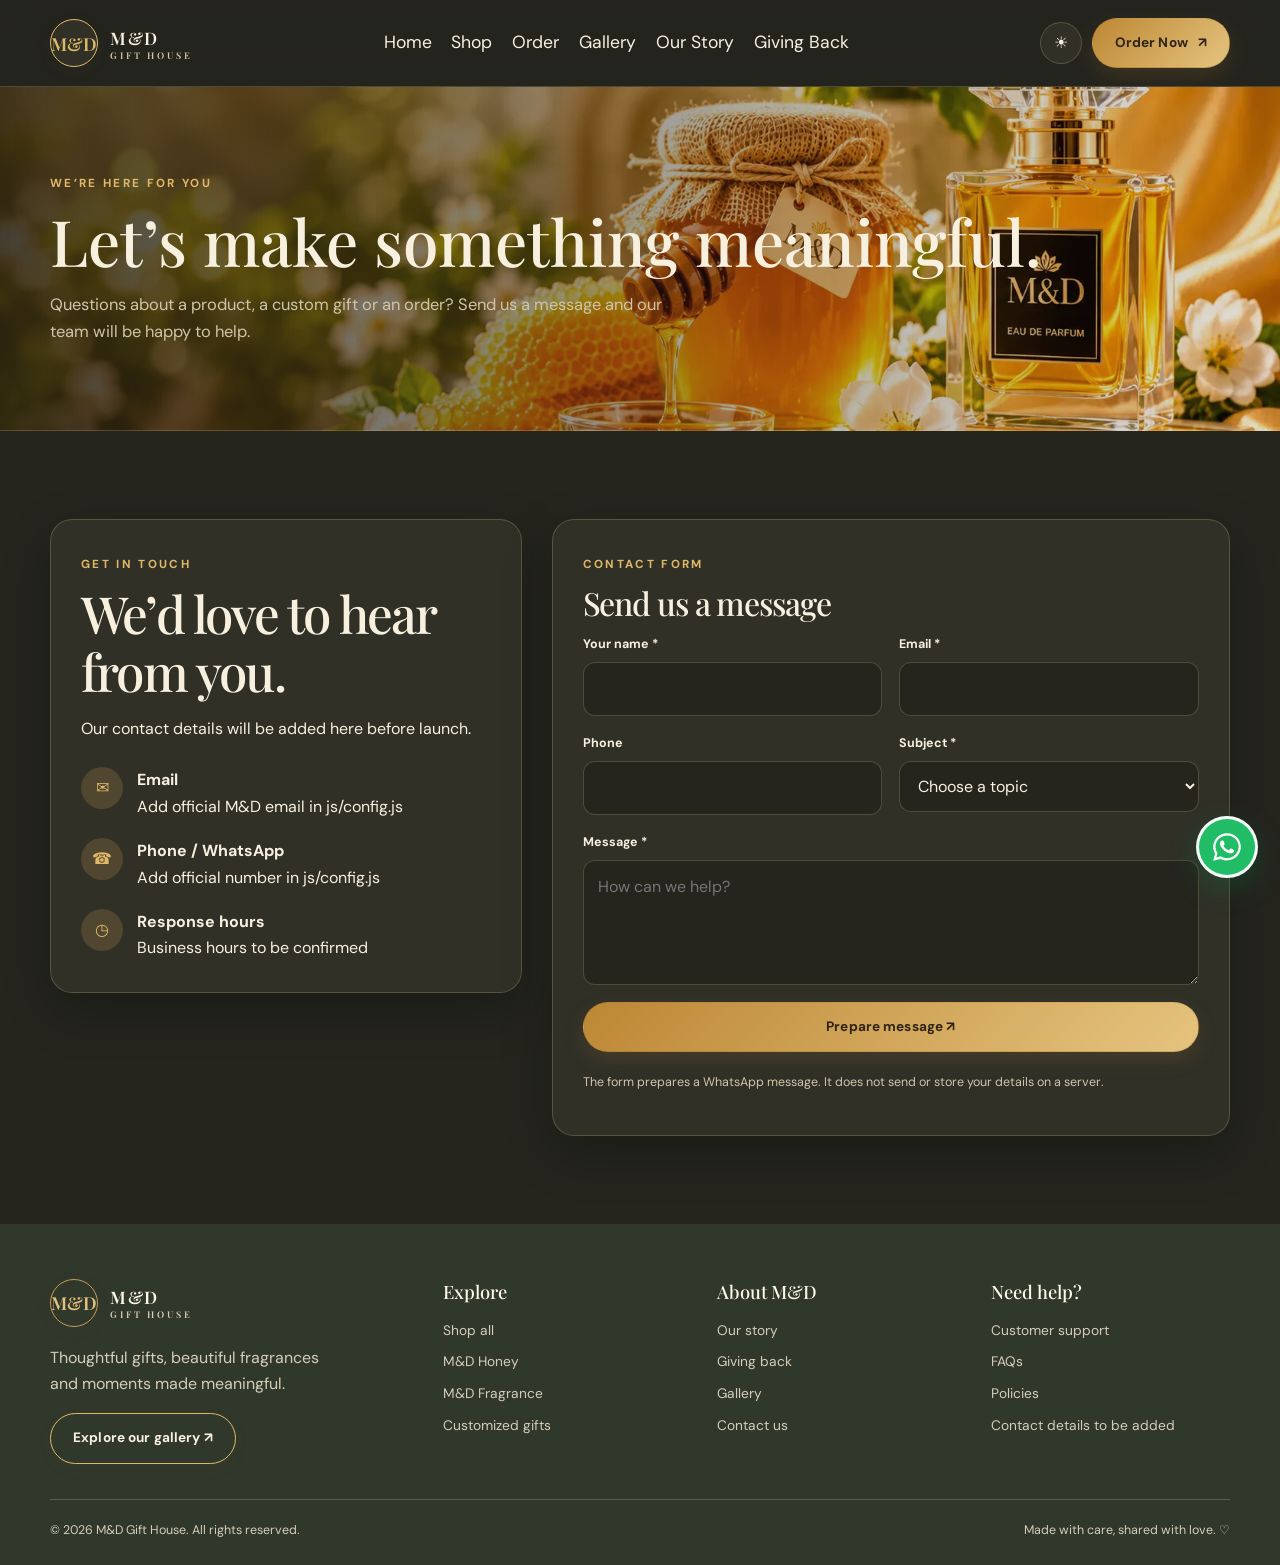
<file: contact.html>
<!doctype html>
<html lang="en" data-theme="light">
  <head>
    <meta charset="utf-8" />
    <meta name="viewport" content="width=device-width,initial-scale=1" />
    <meta name="theme-color" content="#f8f5ee" />
    <title>Contact Us | M&amp;D Gift House</title>
    <meta
      name="description"
      content="Discover thoughtful gifts, honey, fragrances and gift hampers from M&D Gift House."
    />
    <link rel="stylesheet" href="css/style.css" />
  </head>
  <body>
    <header class="site-header">
      <div class="container nav-wrap">
        <a class="brand" href="index.html"
          ><span class="brand-mark">M&amp;D</span
          ><span class="brand-name"
            >M&amp;D<span class="brand-sub">Gift House</span></span
          ></a
        >
        <nav class="nav-links" data-nav>
          <a
            href="index.html"
            onclick="sessionStorage.setItem('mdSkipWelcomeOnce', 'true')"
          >
            Home </a
          ><a href="shop.html">Shop</a><a href="order.html">Order</a
          ><a href="gallery.html">Gallery</a><a href="story.html">Our Story</a
          ><a href="giving-back.html">Giving Back</a>
        </nav>
        <div class="nav-actions">
          <button
            class="theme-toggle"
            data-theme-toggle
            aria-label="Toggle theme"
          >
            ☾</button
          ><a class="btn btn--gold" href="order.html"
            >Order Now <span>↗</span></a
          ><button
            class="menu-toggle"
            data-menu-toggle
            aria-label="Open menu"
            aria-expanded="false"
          >
            ☰
          </button>
        </div>
      </div>
    </header>
    <main>
      <section class="page-hero">
        <div class="container">
          <span class="eyebrow">We’re here for you</span>
          <h1>Let’s make something meaningful.</h1>
          <p class="lead">
            Questions about a product, a custom gift or an order? Send us a
            message and our team will be happy to help.
          </p>
        </div>
      </section>
      <section class="section">
        <div class="container form-layout">
          <aside class="info-card">
            <span class="eyebrow">Get in touch</span>
            <h2 class="heading">We’d love to hear from you.</h2>
            <p class="muted">
              Our contact details will be added here before launch.
            </p>
            <div class="contact-list">
              <div class="contact-line">
                <span class="contact-icon">✉</span>
                <div>
                  <strong>Email</strong>
                  <div class="muted">
                    Add official M&amp;D email in js/config.js
                  </div>
                </div>
              </div>
              <div class="contact-line">
                <span class="contact-icon">☎</span>
                <div>
                  <strong>Phone / WhatsApp</strong>
                  <div class="muted">Add official number in js/config.js</div>
                </div>
              </div>
              <div class="contact-line">
                <span class="contact-icon">◷</span>
                <div>
                  <strong>Response hours</strong>
                  <div class="muted">Business hours to be confirmed</div>
                </div>
              </div>
            </div>
          </aside>
          <form class="form-card" data-contact-form>
            <span class="eyebrow">Contact form</span>
            <h2 class="heading" style="font-size: 2rem">Send us a message</h2>
            <div class="form-grid">
              <div class="field">
                <label for="cname">Your name *</label
                ><input id="cname" name="name" required />
              </div>
              <div class="field">
                <label for="cemail">Email *</label
                ><input id="cemail" name="email" type="email" required />
              </div>
              <div class="field">
                <label for="cphone">Phone</label
                ><input id="cphone" name="phone" />
              </div>
              <div class="field">
                <label for="subject">Subject *</label
                ><select id="subject" name="subject" required>
                  <option value="">Choose a topic</option>
                  <option>Product enquiry</option>
                  <option>Existing order</option>
                  <option>Customized gift</option>
                  <option>Wholesale / partnership</option>
                  <option>Other</option>
                </select>
              </div>
              <div class="field full">
                <label for="message">Message *</label
                ><textarea
                  id="message"
                  name="message"
                  required
                  placeholder="How can we help?"
                ></textarea>
              </div>
              <div class="field full">
                <button class="btn btn--gold" type="submit">
                  Prepare message ↗
                </button>
                <p class="form-note">
                  The form prepares a WhatsApp message. It does not send or
                  store your details on a server.
                </p>
                <textarea
                  data-message-preview
                  hidden
                  readonly
                  aria-label="Prepared contact message"
                ></textarea>
              </div>
            </div>
          </form>
        </div>
      </section>
    </main>
    <footer class="site-footer">
      <div class="container">
        <div class="footer-grid">
          <div>
            <a class="brand" href="index.html"
              ><span class="brand-mark">M&amp;D</span
              ><span class="brand-name"
                >M&amp;D<span class="brand-sub">Gift House</span></span
              ></a
            >
            <p class="muted" style="max-width: 280px; margin-top: 18px">
              Thoughtful gifts, beautiful fragrances and moments made
              meaningful.
            </p>
            <a class="btn btn--outline" href="gallery.html"
              >Explore our gallery ↗</a
            >
          </div>
          <div>
            <h4>Explore</h4>
            <div class="footer-links">
              <a href="shop.html">Shop all</a
              ><a href="shop.html#honey">M&amp;D Honey</a
              ><a href="shop.html#fragrance">M&amp;D Fragrance</a
              ><a href="shop.html#gifts">Customized gifts</a>
            </div>
          </div>
          <div>
            <h4>About M&amp;D</h4>
            <div class="footer-links">
              <a href="story.html">Our story</a
              ><a href="giving-back.html">Giving back</a
              ><a href="gallery.html">Gallery</a
              ><a href="contact.html">Contact us</a>
            </div>
          </div>
          <div>
            <h4>Need help?</h4>
            <div class="footer-links">
              <a href="contact.html">Customer support</a
              ><a href="info.html#faq">FAQs</a
              ><a href="info.html#policies">Policies</a
              ><span>Contact details to be added</span>
            </div>
          </div>
        </div>
        <div class="footer-bottom">
          <span
            >© <span data-year></span> M&amp;D Gift House. All rights
            reserved.</span
          ><span>Made with care, shared with love. ♡</span>
        </div>
      </div>
    </footer>
    <a
      class="whatsapp-float"
      data-whatsapp
      href="#"
      aria-label="Chat with M&D on WhatsApp"
      title="Chat with M&D on WhatsApp"
      ><svg viewBox="0 0 32 32" aria-hidden="true">
        <path
          fill="currentColor"
          d="M16.04 3C8.87 3 3.04 8.75 3.04 15.83c0 2.27.61 4.49 1.77 6.43L3 29l6.94-1.8a13.2 13.2 0 0 0 6.1 1.5h.01c7.17 0 13-5.75 13-12.83 0-3.43-1.35-6.65-3.8-9.08A13.02 13.02 0 0 0 16.04 3Zm0 23.52h-.01a10.9 10.9 0 0 1-5.55-1.51l-.4-.24-4.12 1.07 1.1-3.98-.26-.41a10.6 10.6 0 0 1-1.66-5.62c0-5.9 4.89-10.7 10.9-10.7 2.9 0 5.64 1.11 7.7 3.14a10.5 10.5 0 0 1 3.2 7.56c0 5.9-4.89 10.69-10.9 10.69Zm5.98-8.02c-.33-.16-1.94-.94-2.24-1.05-.3-.11-.52-.16-.74.16-.22.32-.85 1.05-1.04 1.27-.19.21-.38.24-.71.08-.33-.16-1.39-.5-2.65-1.6-.98-.85-1.64-1.9-1.83-2.22-.19-.32-.02-.49.14-.65.15-.14.33-.37.49-.55.16-.19.22-.32.33-.53.11-.21.06-.4-.03-.56-.08-.16-.74-1.75-1.02-2.4-.27-.63-.54-.55-.74-.56h-.63c-.22 0-.57.08-.87.4-.3.32-1.14 1.1-1.14 2.69 0 1.58 1.17 3.11 1.33 3.32.16.21 2.3 3.45 5.58 4.83.78.33 1.39.53 1.86.68.78.24 1.49.21 2.05.13.63-.09 1.94-.78 2.22-1.53.27-.75.27-1.4.19-1.53-.08-.13-.3-.21-.63-.37Z"
        /></svg
    ></a>
    <script src="js/config.js"></script>
    <script src="js/main.js"></script>
  </body>
</html>
</file>
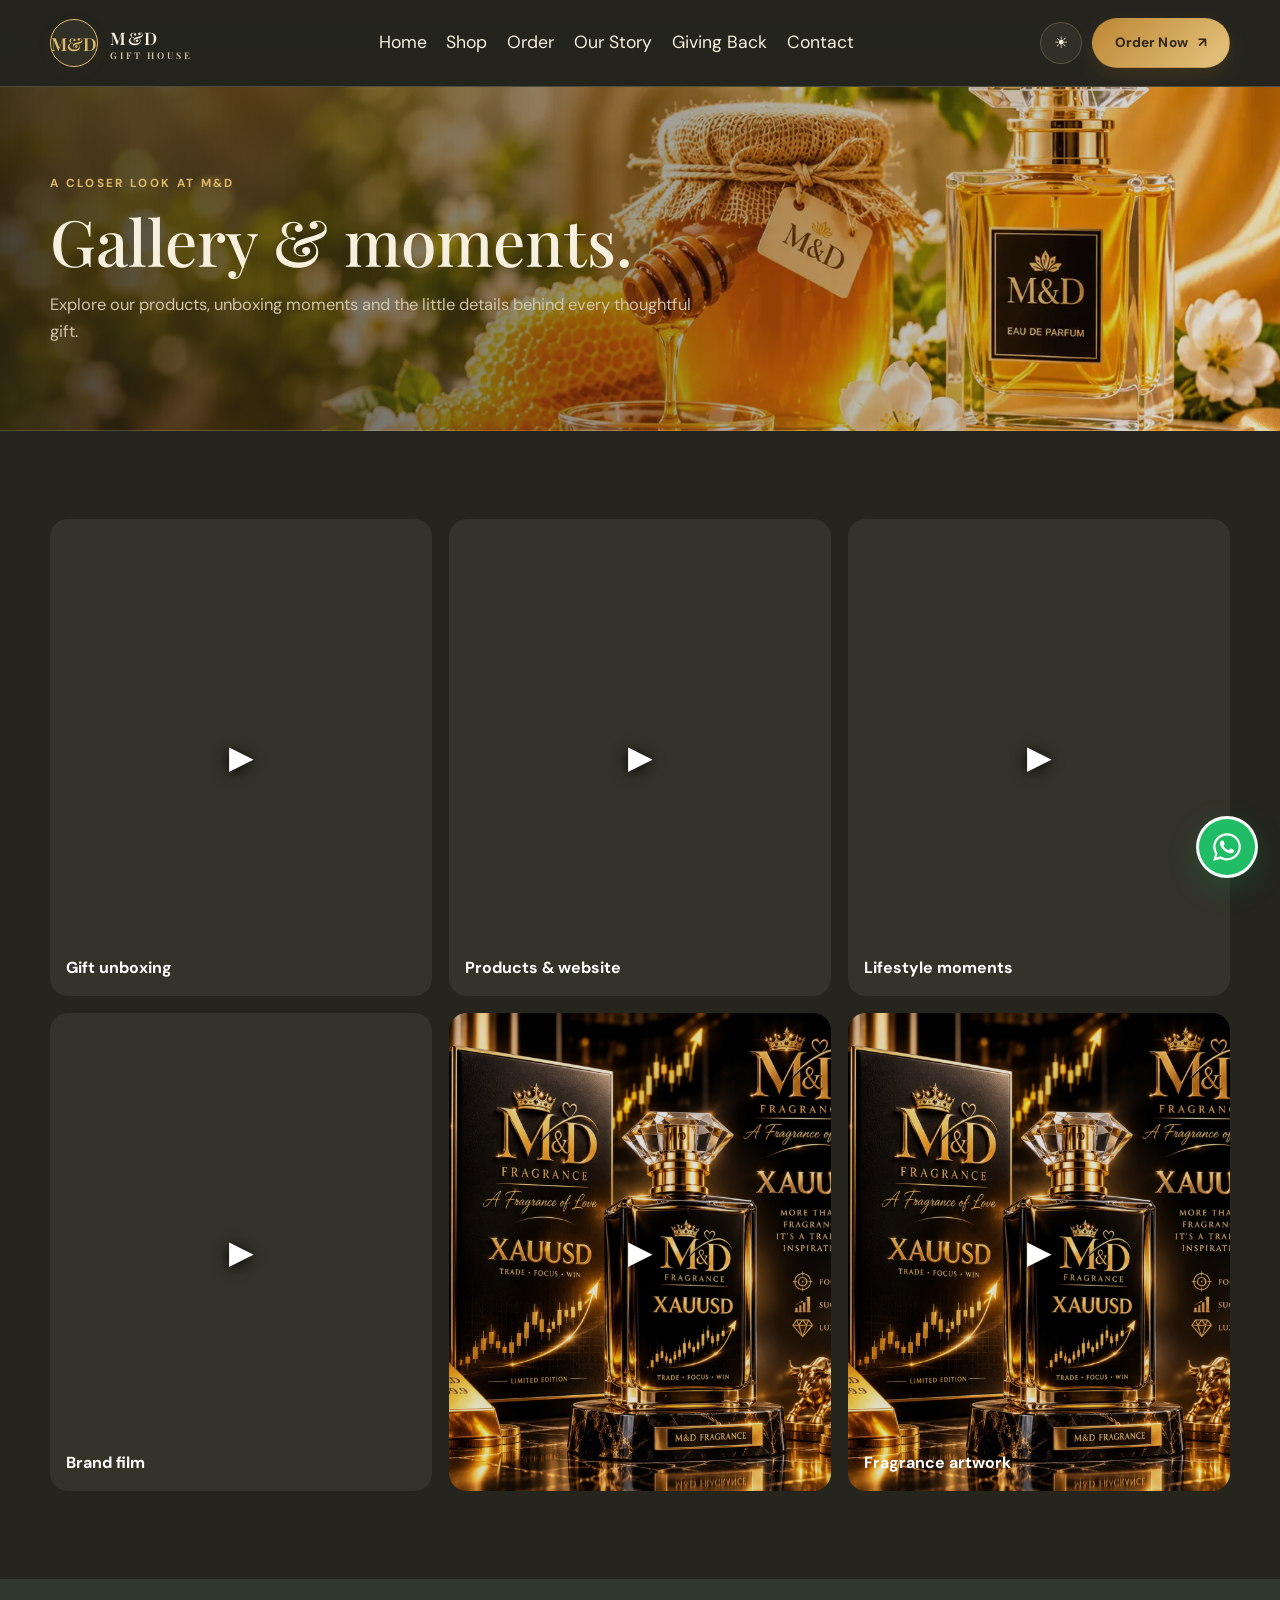
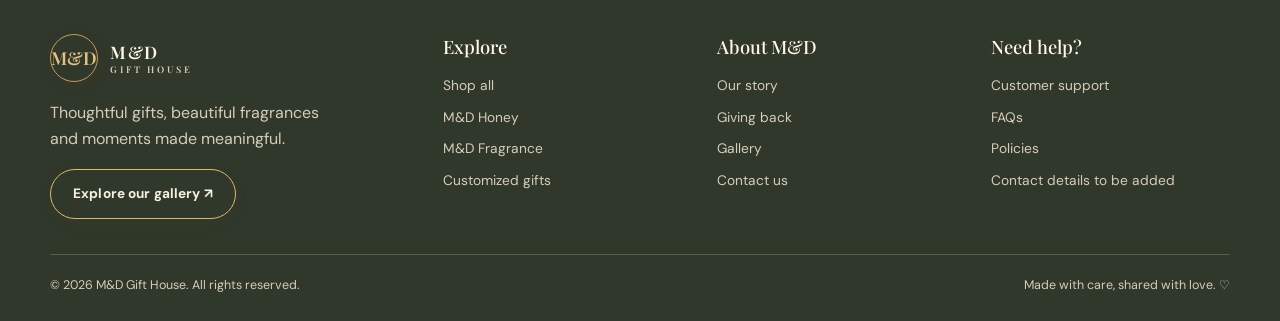
<file: gallery.html>
<!doctype html>
<html lang="en" data-theme="light">
  <head>
    <meta charset="utf-8" />
    <meta name="viewport" content="width=device-width,initial-scale=1" />
    <meta name="theme-color" content="#f8f5ee" />
    <title>Gallery | M&amp;D Gift House</title>
    <meta
      name="description"
      content="Discover thoughtful gifts, honey, fragrances and gift hampers from M&D Gift House."
    />
    <link rel="stylesheet" href="css/style.css" />
  </head>
  <body>
    <header class="site-header">
      <div class="container nav-wrap">
        <a class="brand" href="index.html"
          ><span class="brand-mark">M&amp;D</span
          ><span class="brand-name"
            >M&amp;D<span class="brand-sub">Gift House</span></span
          ></a
        >
        <nav class="nav-links" data-nav>
          <a
            href="index.html"
            onclick="sessionStorage.setItem('mdSkipWelcomeOnce', 'true')"
          >
            Home </a
          ><a href="shop.html">Shop</a><a href="order.html">Order</a
          ><a href="story.html">Our Story</a
          ><a href="giving-back.html">Giving Back</a
          ><a href="contact.html">Contact</a>
        </nav>
        <div class="nav-actions">
          <button
            class="theme-toggle"
            data-theme-toggle
            aria-label="Toggle theme"
          >
            ☾</button
          ><a class="btn btn--gold" href="order.html"
            >Order Now <span>↗</span></a
          ><button
            class="menu-toggle"
            data-menu-toggle
            aria-label="Open menu"
            aria-expanded="false"
          >
            ☰
          </button>
        </div>
      </div>
    </header>
    <main>
      <section class="page-hero">
        <div class="container">
          <span class="eyebrow">A closer look at M&amp;D</span>
          <h1>Gallery &amp; moments.</h1>
          <p class="lead">
            Explore our products, unboxing moments and the little details behind
            every thoughtful gift.
          </p>
        </div>
      </section>
      <section class="section">
        <div class="container">
          <div class="gallery-grid">
            <div
              class="gallery-item"
              data-gallery-src="assets/videos/1000537060.mp4"
              data-type="video"
            >
              <video
                src="assets/videos/1000537060.mp4"
                muted
                playsinline
                preload="metadata"
              ></video
              ><span>Gift unboxing</span>
            </div>
            <div
              class="gallery-item"
              data-gallery-src="assets/videos/1000537063.mp4"
              data-type="video"
            >
              <video
                src="assets/videos/1000537063.mp4"
                muted
                playsinline
                preload="metadata"
              ></video
              ><span>Products &amp; website</span>
            </div>
            <div
              class="gallery-item"
              data-gallery-src="assets/videos/1000537517.mp4"
              data-type="video"
            >
              <video
                src="assets/videos/1000537517.mp4"
                muted
                playsinline
                preload="metadata"
              ></video
              ><span>Lifestyle moments</span>
            </div>
            <div
              class="gallery-item"
              data-gallery-src="assets/videos/1000538143.mp4"
              data-type="video"
            >
              <video
                src="assets/videos/1000538143.mp4"
                muted
                playsinline
                preload="metadata"
              ></video
              ><span>Brand film</span>
            </div>
            <div
              class="gallery-item"
              data-gallery-src="assets/images/md-fragrance-hero.jpg"
              data-type="image"
            >
              <img
                src="assets/images/md-fragrance-hero.jpg"
                alt="M&D fragrance product"
              />
            </div>
            <div
              class="gallery-item"
              data-gallery-src="assets/images/md-xauusd-reference.jpg"
              data-type="image"
            >
              <img
                src="assets/images/md-xauusd-reference.jpg"
                alt="M&D fragrance artwork"
              /><span>Fragrance artwork</span>
            </div>
          </div>
        </div>
      </section>
      <div class="modal" data-modal>
        <button class="modal-close" data-modal-close aria-label="Close">
          ×
        </button>
        <div data-modal-slot></div>
      </div>
    </main>
    <footer class="site-footer">
      <div class="container">
        <div class="footer-grid">
          <div>
            <a class="brand" href="index.html"
              ><span class="brand-mark">M&amp;D</span
              ><span class="brand-name"
                >M&amp;D<span class="brand-sub">Gift House</span></span
              ></a
            >
            <p class="muted" style="max-width: 280px; margin-top: 18px">
              Thoughtful gifts, beautiful fragrances and moments made
              meaningful.
            </p>
            <a class="btn btn--outline" href="gallery.html"
              >Explore our gallery ↗</a
            >
          </div>
          <div>
            <h4>Explore</h4>
            <div class="footer-links">
              <a href="shop.html">Shop all</a
              ><a href="shop.html#honey">M&amp;D Honey</a
              ><a href="shop.html#fragrance">M&amp;D Fragrance</a
              ><a href="shop.html#gifts">Customized gifts</a>
            </div>
          </div>
          <div>
            <h4>About M&amp;D</h4>
            <div class="footer-links">
              <a href="story.html">Our story</a
              ><a href="giving-back.html">Giving back</a
              ><a href="gallery.html">Gallery</a
              ><a href="contact.html">Contact us</a>
            </div>
          </div>
          <div>
            <h4>Need help?</h4>
            <div class="footer-links">
              <a href="contact.html">Customer support</a
              ><a href="info.html#faq">FAQs</a
              ><a href="info.html#policies">Policies</a
              ><span>Contact details to be added</span>
            </div>
          </div>
        </div>
        <div class="footer-bottom">
          <span
            >© <span data-year></span> M&amp;D Gift House. All rights
            reserved.</span
          ><span>Made with care, shared with love. ♡</span>
        </div>
      </div>
    </footer>
    <a
      class="whatsapp-float"
      data-whatsapp
      href="#"
      aria-label="Chat with M&D on WhatsApp"
      title="Chat with M&D on WhatsApp"
      ><svg viewBox="0 0 32 32" aria-hidden="true">
        <path
          fill="currentColor"
          d="M16.04 3C8.87 3 3.04 8.75 3.04 15.83c0 2.27.61 4.49 1.77 6.43L3 29l6.94-1.8a13.2 13.2 0 0 0 6.1 1.5h.01c7.17 0 13-5.75 13-12.83 0-3.43-1.35-6.65-3.8-9.08A13.02 13.02 0 0 0 16.04 3Zm0 23.52h-.01a10.9 10.9 0 0 1-5.55-1.51l-.4-.24-4.12 1.07 1.1-3.98-.26-.41a10.6 10.6 0 0 1-1.66-5.62c0-5.9 4.89-10.7 10.9-10.7 2.9 0 5.64 1.11 7.7 3.14a10.5 10.5 0 0 1 3.2 7.56c0 5.9-4.89 10.69-10.9 10.69Zm5.98-8.02c-.33-.16-1.94-.94-2.24-1.05-.3-.11-.52-.16-.74.16-.22.32-.85 1.05-1.04 1.27-.19.21-.38.24-.71.08-.33-.16-1.39-.5-2.65-1.6-.98-.85-1.64-1.9-1.83-2.22-.19-.32-.02-.49.14-.65.15-.14.33-.37.49-.55.16-.19.22-.32.33-.53.11-.21.06-.4-.03-.56-.08-.16-.74-1.75-1.02-2.4-.27-.63-.54-.55-.74-.56h-.63c-.22 0-.57.08-.87.4-.3.32-1.14 1.1-1.14 2.69 0 1.58 1.17 3.11 1.33 3.32.16.21 2.3 3.45 5.58 4.83.78.33 1.39.53 1.86.68.78.24 1.49.21 2.05.13.63-.09 1.94-.78 2.22-1.53.27-.75.27-1.4.19-1.53-.08-.13-.3-.21-.63-.37Z"
        /></svg
    ></a>
    <script src="js/config.js"></script>
    <script src="js/main.js"></script>
  </body>
</html>
</file>
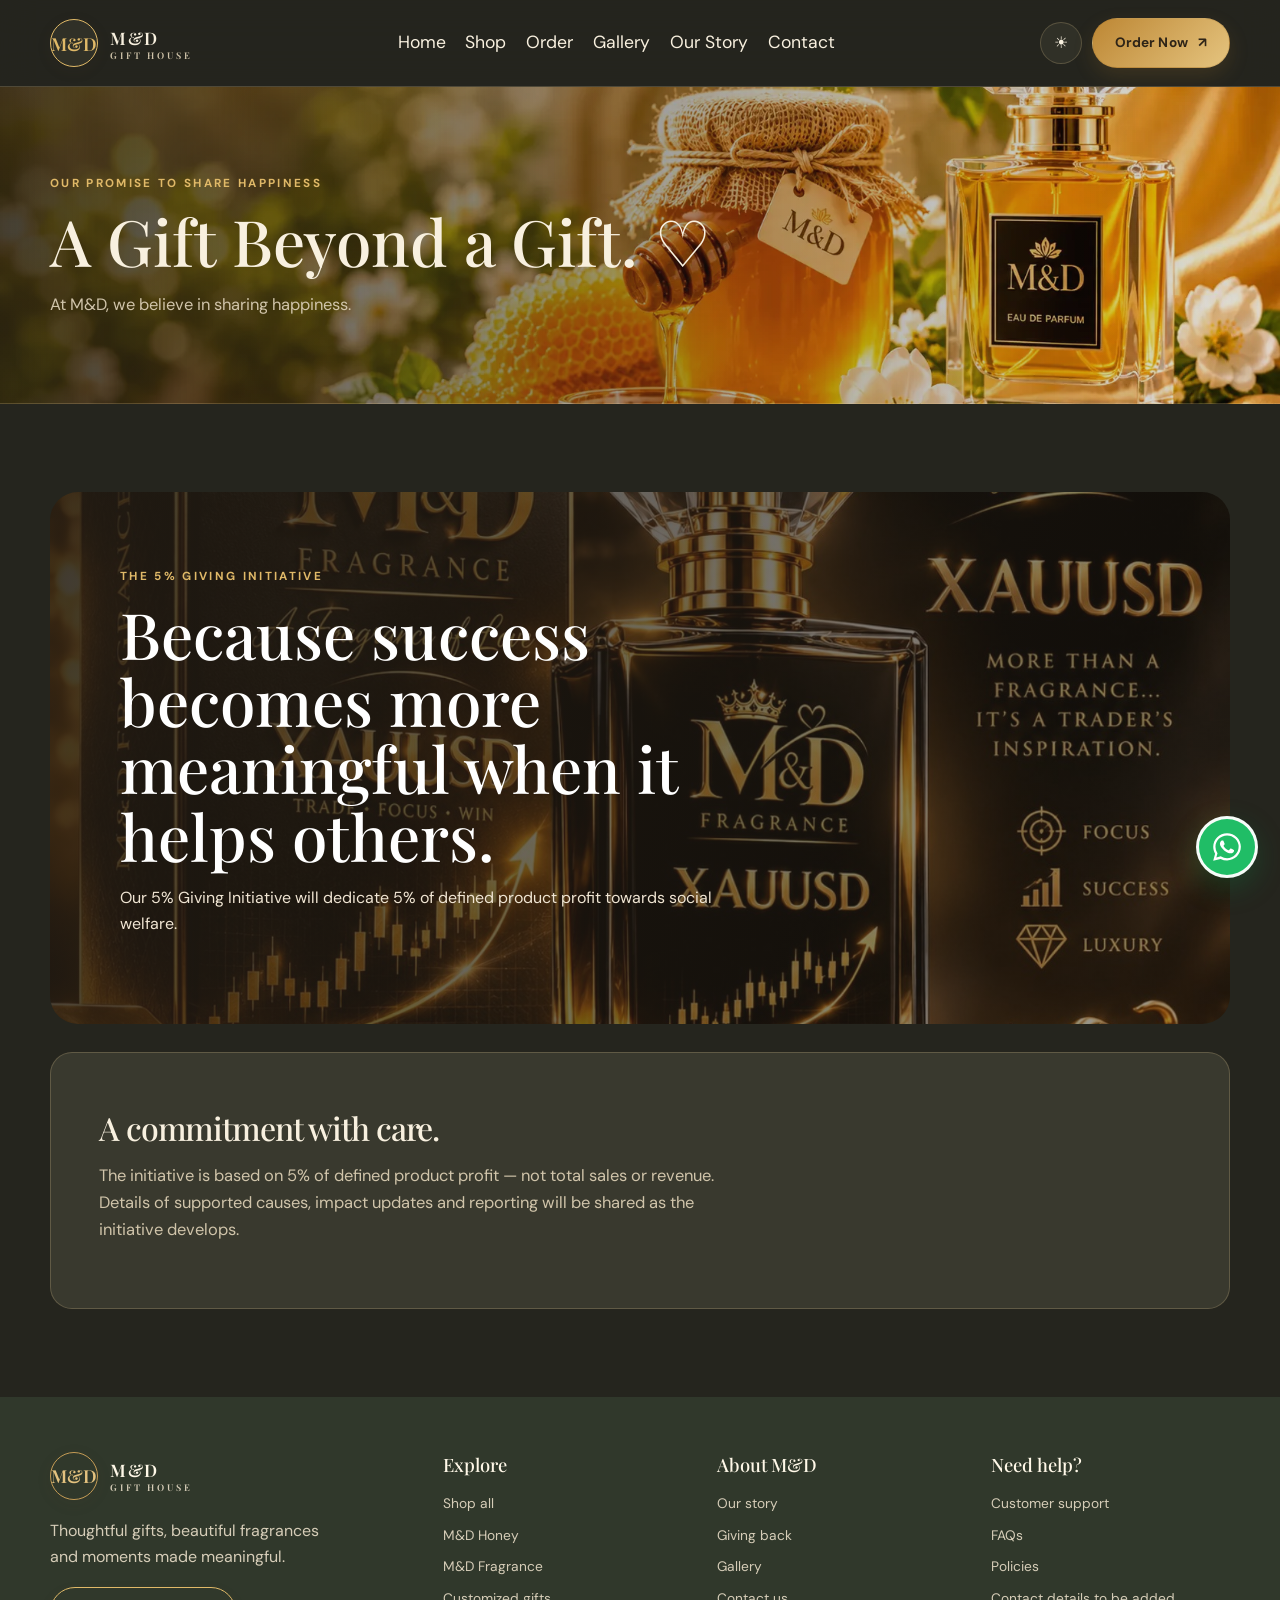
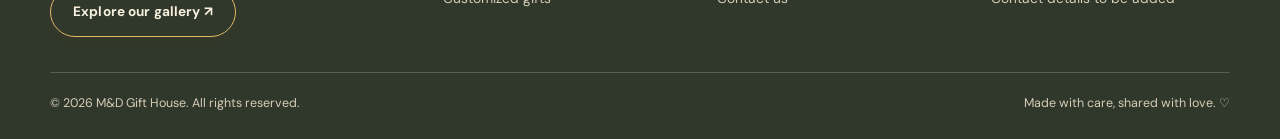
<file: giving-back.html>
<!doctype html>
<html lang="en" data-theme="light">
  <head>
    <meta charset="utf-8" />
    <meta name="viewport" content="width=device-width,initial-scale=1" />
    <meta name="theme-color" content="#f8f5ee" />
    <title>Giving Back | M&amp;D Gift House</title>
    <meta
      name="description"
      content="Discover thoughtful gifts, honey, fragrances and gift hampers from M&D Gift House."
    />
    <link rel="stylesheet" href="css/style.css" />
  </head>
  <body>
    <header class="site-header">
      <div class="container nav-wrap">
        <a class="brand" href="index.html"
          ><span class="brand-mark">M&amp;D</span
          ><span class="brand-name"
            >M&amp;D<span class="brand-sub">Gift House</span></span
          ></a
        >
        <nav class="nav-links" data-nav>
          <a
            href="index.html"
            onclick="sessionStorage.setItem('mdSkipWelcomeOnce', 'true')"
          >
            Home </a
          ><a href="shop.html">Shop</a><a href="order.html">Order</a
          ><a href="gallery.html">Gallery</a><a href="story.html">Our Story</a
          ><a href="contact.html">Contact</a>
        </nav>
        <div class="nav-actions">
          <button
            class="theme-toggle"
            data-theme-toggle
            aria-label="Toggle theme"
          >
            ☾</button
          ><a class="btn btn--gold" href="order.html"
            >Order Now <span>↗</span></a
          ><button
            class="menu-toggle"
            data-menu-toggle
            aria-label="Open menu"
            aria-expanded="false"
          >
            ☰
          </button>
        </div>
      </div>
    </header>
    <main>
      <section class="page-hero">
        <div class="container">
          <span class="eyebrow">Our promise to share happiness</span>
          <h1>A Gift Beyond a Gift. ♡</h1>
          <p class="lead">At M&amp;D, we believe in sharing happiness.</p>
        </div>
      </section>
      <section class="section">
        <div class="container">
          <div class="giving-banner">
            <span class="eyebrow">The 5% Giving Initiative</span>
            <h2>
              Because success becomes more meaningful when it helps others.
            </h2>
            <p>
              Our 5% Giving Initiative will dedicate 5% of defined product
              profit towards social welfare.
            </p>
          </div>
          <div class="quote-panel" style="margin-top: 28px">
            <h2 class="heading" style="font-size: 2rem">
              A commitment with care.
            </h2>
            <p class="lead">
              The initiative is based on 5% of defined product profit — not
              total sales or revenue. Details of supported causes, impact
              updates and reporting will be shared as the initiative develops.
            </p>
          </div>
        </div>
      </section>
    </main>
    <footer class="site-footer">
      <div class="container">
        <div class="footer-grid">
          <div>
            <a class="brand" href="index.html"
              ><span class="brand-mark">M&amp;D</span
              ><span class="brand-name"
                >M&amp;D<span class="brand-sub">Gift House</span></span
              ></a
            >
            <p class="muted" style="max-width: 280px; margin-top: 18px">
              Thoughtful gifts, beautiful fragrances and moments made
              meaningful.
            </p>
            <a class="btn btn--outline" href="gallery.html"
              >Explore our gallery ↗</a
            >
          </div>
          <div>
            <h4>Explore</h4>
            <div class="footer-links">
              <a href="shop.html">Shop all</a
              ><a href="shop.html#honey">M&amp;D Honey</a
              ><a href="shop.html#fragrance">M&amp;D Fragrance</a
              ><a href="shop.html#gifts">Customized gifts</a>
            </div>
          </div>
          <div>
            <h4>About M&amp;D</h4>
            <div class="footer-links">
              <a href="story.html">Our story</a
              ><a href="giving-back.html">Giving back</a
              ><a href="gallery.html">Gallery</a
              ><a href="contact.html">Contact us</a>
            </div>
          </div>
          <div>
            <h4>Need help?</h4>
            <div class="footer-links">
              <a href="contact.html">Customer support</a
              ><a href="info.html#faq">FAQs</a
              ><a href="info.html#policies">Policies</a
              ><span>Contact details to be added</span>
            </div>
          </div>
        </div>
        <div class="footer-bottom">
          <span
            >© <span data-year></span> M&amp;D Gift House. All rights
            reserved.</span
          ><span>Made with care, shared with love. ♡</span>
        </div>
      </div>
    </footer>
    <a
      class="whatsapp-float"
      data-whatsapp
      href="#"
      aria-label="Chat with M&D on WhatsApp"
      title="Chat with M&D on WhatsApp"
      ><svg viewBox="0 0 32 32" aria-hidden="true">
        <path
          fill="currentColor"
          d="M16.04 3C8.87 3 3.04 8.75 3.04 15.83c0 2.27.61 4.49 1.77 6.43L3 29l6.94-1.8a13.2 13.2 0 0 0 6.1 1.5h.01c7.17 0 13-5.75 13-12.83 0-3.43-1.35-6.65-3.8-9.08A13.02 13.02 0 0 0 16.04 3Zm0 23.52h-.01a10.9 10.9 0 0 1-5.55-1.51l-.4-.24-4.12 1.07 1.1-3.98-.26-.41a10.6 10.6 0 0 1-1.66-5.62c0-5.9 4.89-10.7 10.9-10.7 2.9 0 5.64 1.11 7.7 3.14a10.5 10.5 0 0 1 3.2 7.56c0 5.9-4.89 10.69-10.9 10.69Zm5.98-8.02c-.33-.16-1.94-.94-2.24-1.05-.3-.11-.52-.16-.74.16-.22.32-.85 1.05-1.04 1.27-.19.21-.38.24-.71.08-.33-.16-1.39-.5-2.65-1.6-.98-.85-1.64-1.9-1.83-2.22-.19-.32-.02-.49.14-.65.15-.14.33-.37.49-.55.16-.19.22-.32.33-.53.11-.21.06-.4-.03-.56-.08-.16-.74-1.75-1.02-2.4-.27-.63-.54-.55-.74-.56h-.63c-.22 0-.57.08-.87.4-.3.32-1.14 1.1-1.14 2.69 0 1.58 1.17 3.11 1.33 3.32.16.21 2.3 3.45 5.58 4.83.78.33 1.39.53 1.86.68.78.24 1.49.21 2.05.13.63-.09 1.94-.78 2.22-1.53.27-.75.27-1.4.19-1.53-.08-.13-.3-.21-.63-.37Z"
        /></svg
    ></a>
    <script src="js/config.js"></script>
    <script src="js/main.js"></script>
  </body>
</html>
</file>
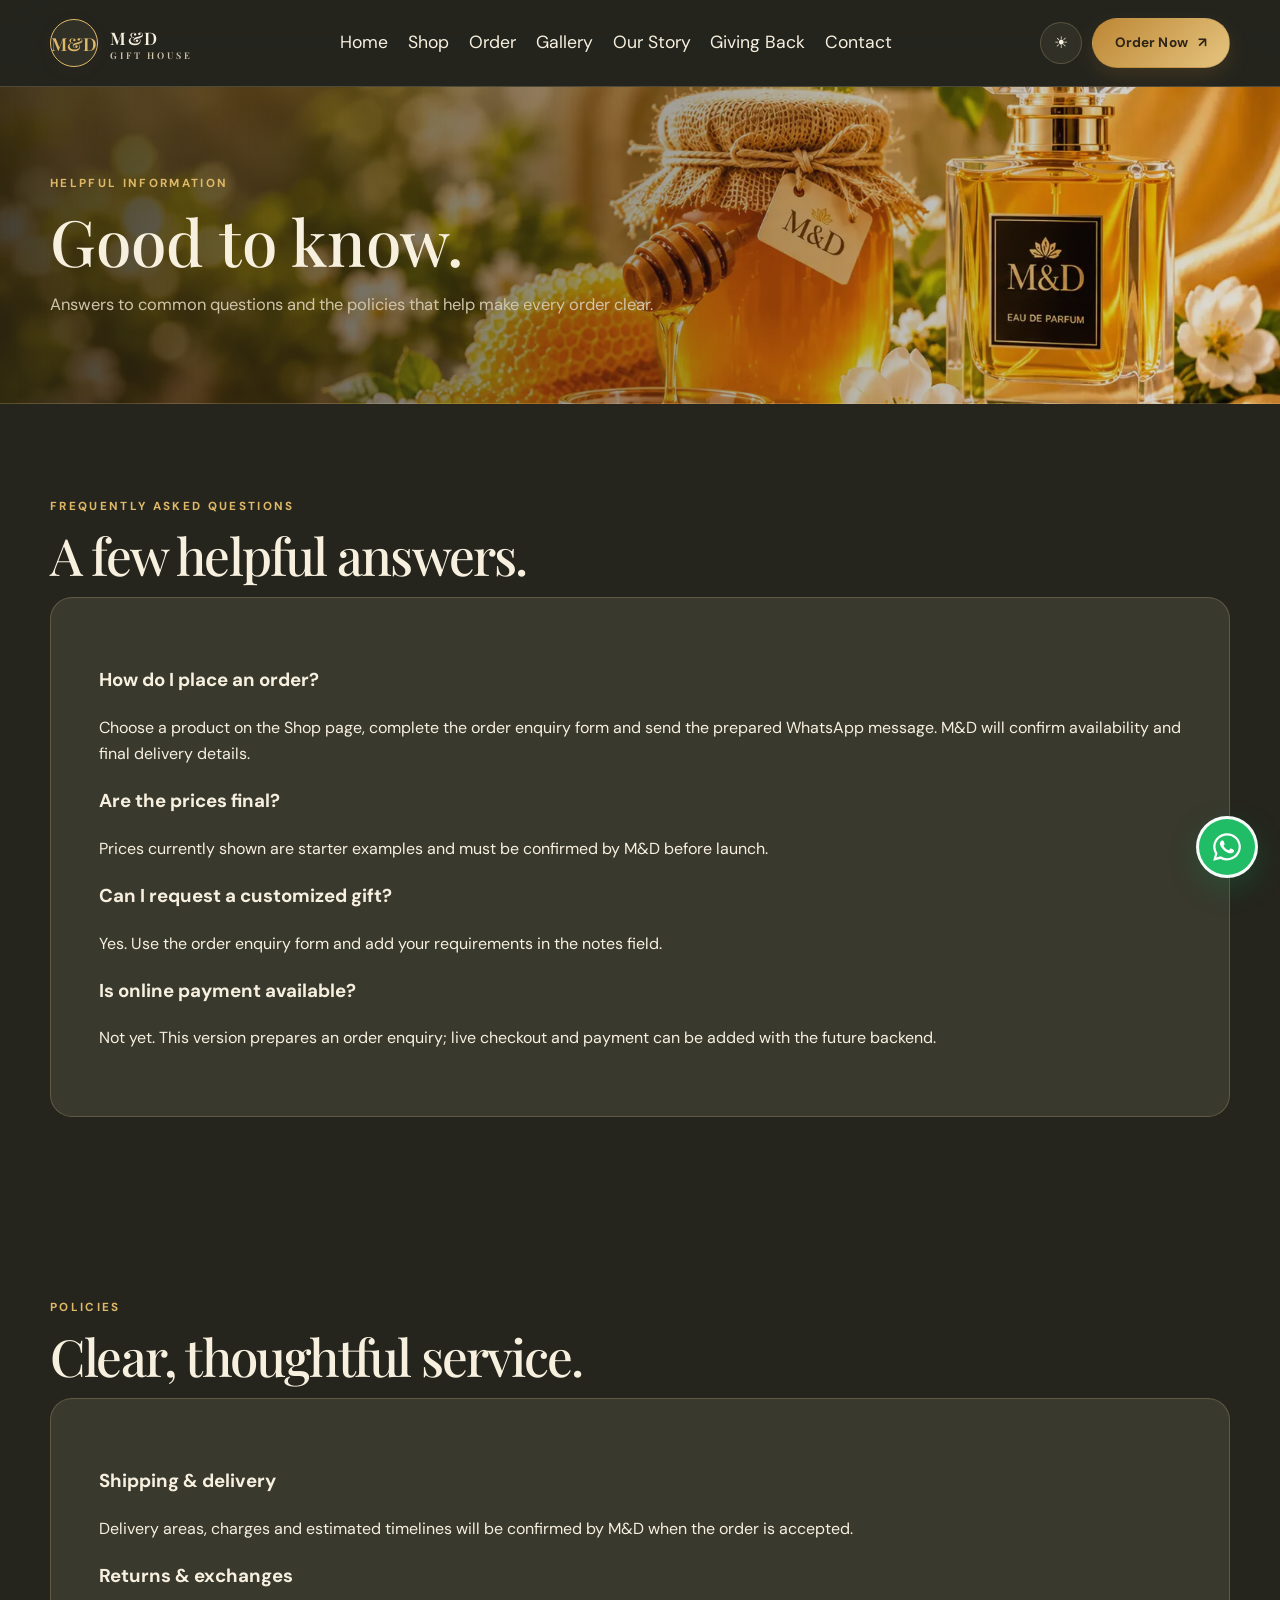
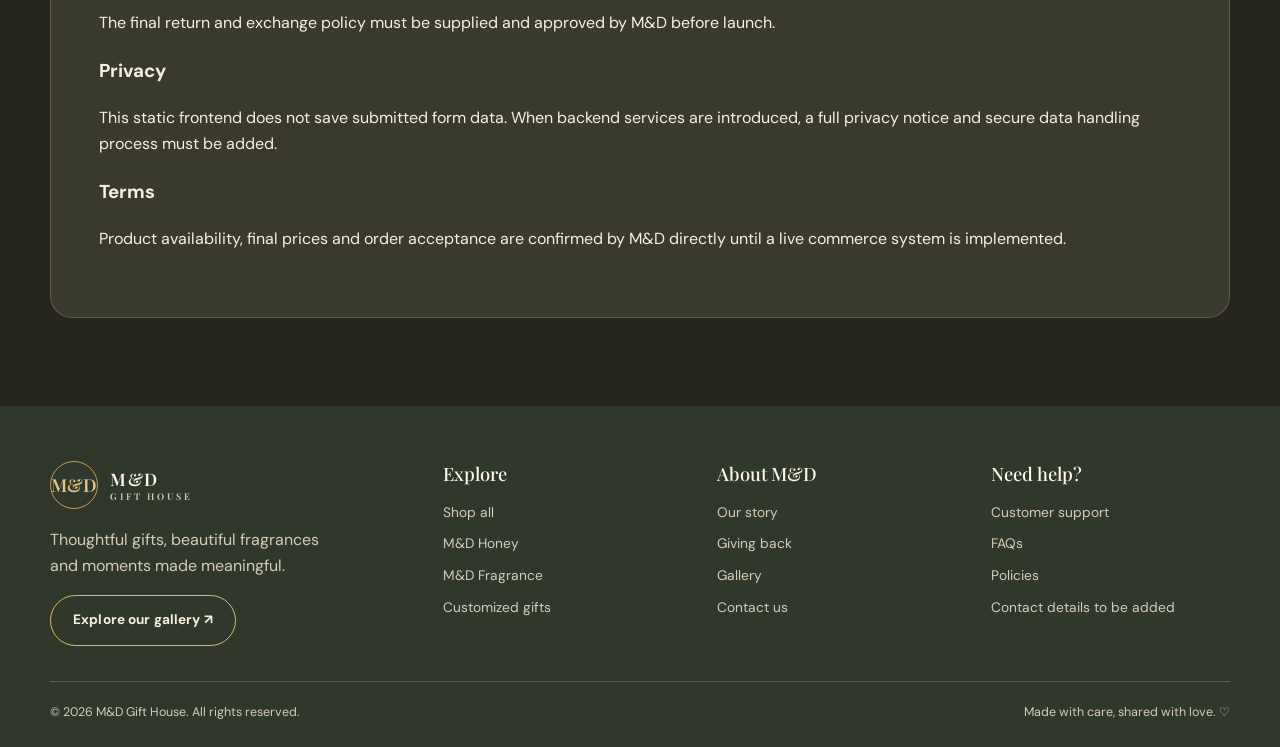
<file: info.html>
<!doctype html>
<html lang="en" data-theme="light">
  <head>
    <meta charset="utf-8" />
    <meta name="viewport" content="width=device-width,initial-scale=1" />
    <meta name="theme-color" content="#f8f5ee" />
    <title>FAQs & Policies | M&amp;D Gift House</title>
    <meta
      name="description"
      content="Discover thoughtful gifts, honey, fragrances and gift hampers from M&D Gift House."
    />
    <link rel="stylesheet" href="css/style.css" />
  </head>
  <body>
    <header class="site-header">
      <div class="container nav-wrap">
        <a class="brand" href="index.html"
          ><span class="brand-mark">M&amp;D</span
          ><span class="brand-name"
            >M&amp;D<span class="brand-sub">Gift House</span></span
          ></a
        >
        <nav class="nav-links" data-nav>
          <!-- <a href="index.html">Home</a> -->
          <a
            href="index.html"
            onclick="sessionStorage.setItem('mdSkipWelcomeOnce', 'true')"
          >
            Home
          </a>
          <a href="shop.html">Shop</a><a href="order.html">Order</a
          ><a href="gallery.html">Gallery</a><a href="story.html">Our Story</a
          ><a href="giving-back.html">Giving Back</a
          ><a href="contact.html">Contact</a>
        </nav>
        <div class="nav-actions">
          <button
            class="theme-toggle"
            data-theme-toggle
            aria-label="Toggle theme"
          >
            ☾</button
          ><a class="btn btn--gold" href="order.html"
            >Order Now <span>↗</span></a
          ><button
            class="menu-toggle"
            data-menu-toggle
            aria-label="Open menu"
            aria-expanded="false"
          >
            ☰
          </button>
        </div>
      </div>
    </header>
    <main>
      <section class="page-hero">
        <div class="container">
          <span class="eyebrow">Helpful information</span>
          <h1>Good to know.</h1>
          <p class="lead">
            Answers to common questions and the policies that help make every
            order clear.
          </p>
        </div>
      </section>
      <section class="section" id="faq">
        <div class="container">
          <span class="eyebrow">Frequently asked questions</span>
          <h2 class="heading">A few helpful answers.</h2>
          <div class="quote-panel">
            <h3>How do I place an order?</h3>
            <p class="muted">
              Choose a product on the Shop page, complete the order enquiry form
              and send the prepared WhatsApp message. M&amp;D will confirm
              availability and final delivery details.
            </p>
            <h3>Are the prices final?</h3>
            <p class="muted">
              Prices currently shown are starter examples and must be confirmed
              by M&amp;D before launch.
            </p>
            <h3>Can I request a customized gift?</h3>
            <p class="muted">
              Yes. Use the order enquiry form and add your requirements in the
              notes field.
            </p>
            <h3>Is online payment available?</h3>
            <p class="muted">
              Not yet. This version prepares an order enquiry; live checkout and
              payment can be added with the future backend.
            </p>
          </div>
        </div>
      </section>
      <section class="section section--compact" id="policies">
        <div class="container">
          <span class="eyebrow">Policies</span>
          <h2 class="heading">Clear, thoughtful service.</h2>
          <div class="quote-panel">
            <h3>Shipping &amp; delivery</h3>
            <p class="muted">
              Delivery areas, charges and estimated timelines will be confirmed
              by M&amp;D when the order is accepted.
            </p>
            <h3>Returns &amp; exchanges</h3>
            <p class="muted">
              The final return and exchange policy must be supplied and approved
              by M&amp;D before launch.
            </p>
            <h3>Privacy</h3>
            <p class="muted">
              This static frontend does not save submitted form data. When
              backend services are introduced, a full privacy notice and secure
              data handling process must be added.
            </p>
            <h3>Terms</h3>
            <p class="muted">
              Product availability, final prices and order acceptance are
              confirmed by M&amp;D directly until a live commerce system is
              implemented.
            </p>
          </div>
        </div>
      </section>
    </main>
    <footer class="site-footer">
      <div class="container">
        <div class="footer-grid">
          <div>
            <a class="brand" href="index.html"
              ><span class="brand-mark">M&amp;D</span
              ><span class="brand-name"
                >M&amp;D<span class="brand-sub">Gift House</span></span
              ></a
            >
            <p class="muted" style="max-width: 280px; margin-top: 18px">
              Thoughtful gifts, beautiful fragrances and moments made
              meaningful.
            </p>
            <a class="btn btn--outline" href="gallery.html"
              >Explore our gallery ↗</a
            >
          </div>
          <div>
            <h4>Explore</h4>
            <div class="footer-links">
              <a href="shop.html">Shop all</a
              ><a href="shop.html#honey">M&amp;D Honey</a
              ><a href="shop.html#fragrance">M&amp;D Fragrance</a
              ><a href="shop.html#gifts">Customized gifts</a>
            </div>
          </div>
          <div>
            <h4>About M&amp;D</h4>
            <div class="footer-links">
              <a href="story.html">Our story</a
              ><a href="giving-back.html">Giving back</a
              ><a href="gallery.html">Gallery</a
              ><a href="contact.html">Contact us</a>
            </div>
          </div>
          <div>
            <h4>Need help?</h4>
            <div class="footer-links">
              <a href="contact.html">Customer support</a
              ><a href="info.html#faq">FAQs</a
              ><a href="info.html#policies">Policies</a
              ><span>Contact details to be added</span>
            </div>
          </div>
        </div>
        <div class="footer-bottom">
          <span
            >© <span data-year></span> M&amp;D Gift House. All rights
            reserved.</span
          ><span>Made with care, shared with love. ♡</span>
        </div>
      </div>
    </footer>
    <a
      class="whatsapp-float"
      data-whatsapp
      href="#"
      aria-label="Chat with M&D on WhatsApp"
      title="Chat with M&D on WhatsApp"
      ><svg viewBox="0 0 32 32" aria-hidden="true">
        <path
          fill="currentColor"
          d="M16.04 3C8.87 3 3.04 8.75 3.04 15.83c0 2.27.61 4.49 1.77 6.43L3 29l6.94-1.8a13.2 13.2 0 0 0 6.1 1.5h.01c7.17 0 13-5.75 13-12.83 0-3.43-1.35-6.65-3.8-9.08A13.02 13.02 0 0 0 16.04 3Zm0 23.52h-.01a10.9 10.9 0 0 1-5.55-1.51l-.4-.24-4.12 1.07 1.1-3.98-.26-.41a10.6 10.6 0 0 1-1.66-5.62c0-5.9 4.89-10.7 10.9-10.7 2.9 0 5.64 1.11 7.7 3.14a10.5 10.5 0 0 1 3.2 7.56c0 5.9-4.89 10.69-10.9 10.69Zm5.98-8.02c-.33-.16-1.94-.94-2.24-1.05-.3-.11-.52-.16-.74.16-.22.32-.85 1.05-1.04 1.27-.19.21-.38.24-.71.08-.33-.16-1.39-.5-2.65-1.6-.98-.85-1.64-1.9-1.83-2.22-.19-.32-.02-.49.14-.65.15-.14.33-.37.49-.55.16-.19.22-.32.33-.53.11-.21.06-.4-.03-.56-.08-.16-.74-1.75-1.02-2.4-.27-.63-.54-.55-.74-.56h-.63c-.22 0-.57.08-.87.4-.3.32-1.14 1.1-1.14 2.69 0 1.58 1.17 3.11 1.33 3.32.16.21 2.3 3.45 5.58 4.83.78.33 1.39.53 1.86.68.78.24 1.49.21 2.05.13.63-.09 1.94-.78 2.22-1.53.27-.75.27-1.4.19-1.53-.08-.13-.3-.21-.63-.37Z"
        /></svg
    ></a>
    <script src="js/config.js"></script>
    <script src="js/main.js"></script>
  </body>
</html>
</file>
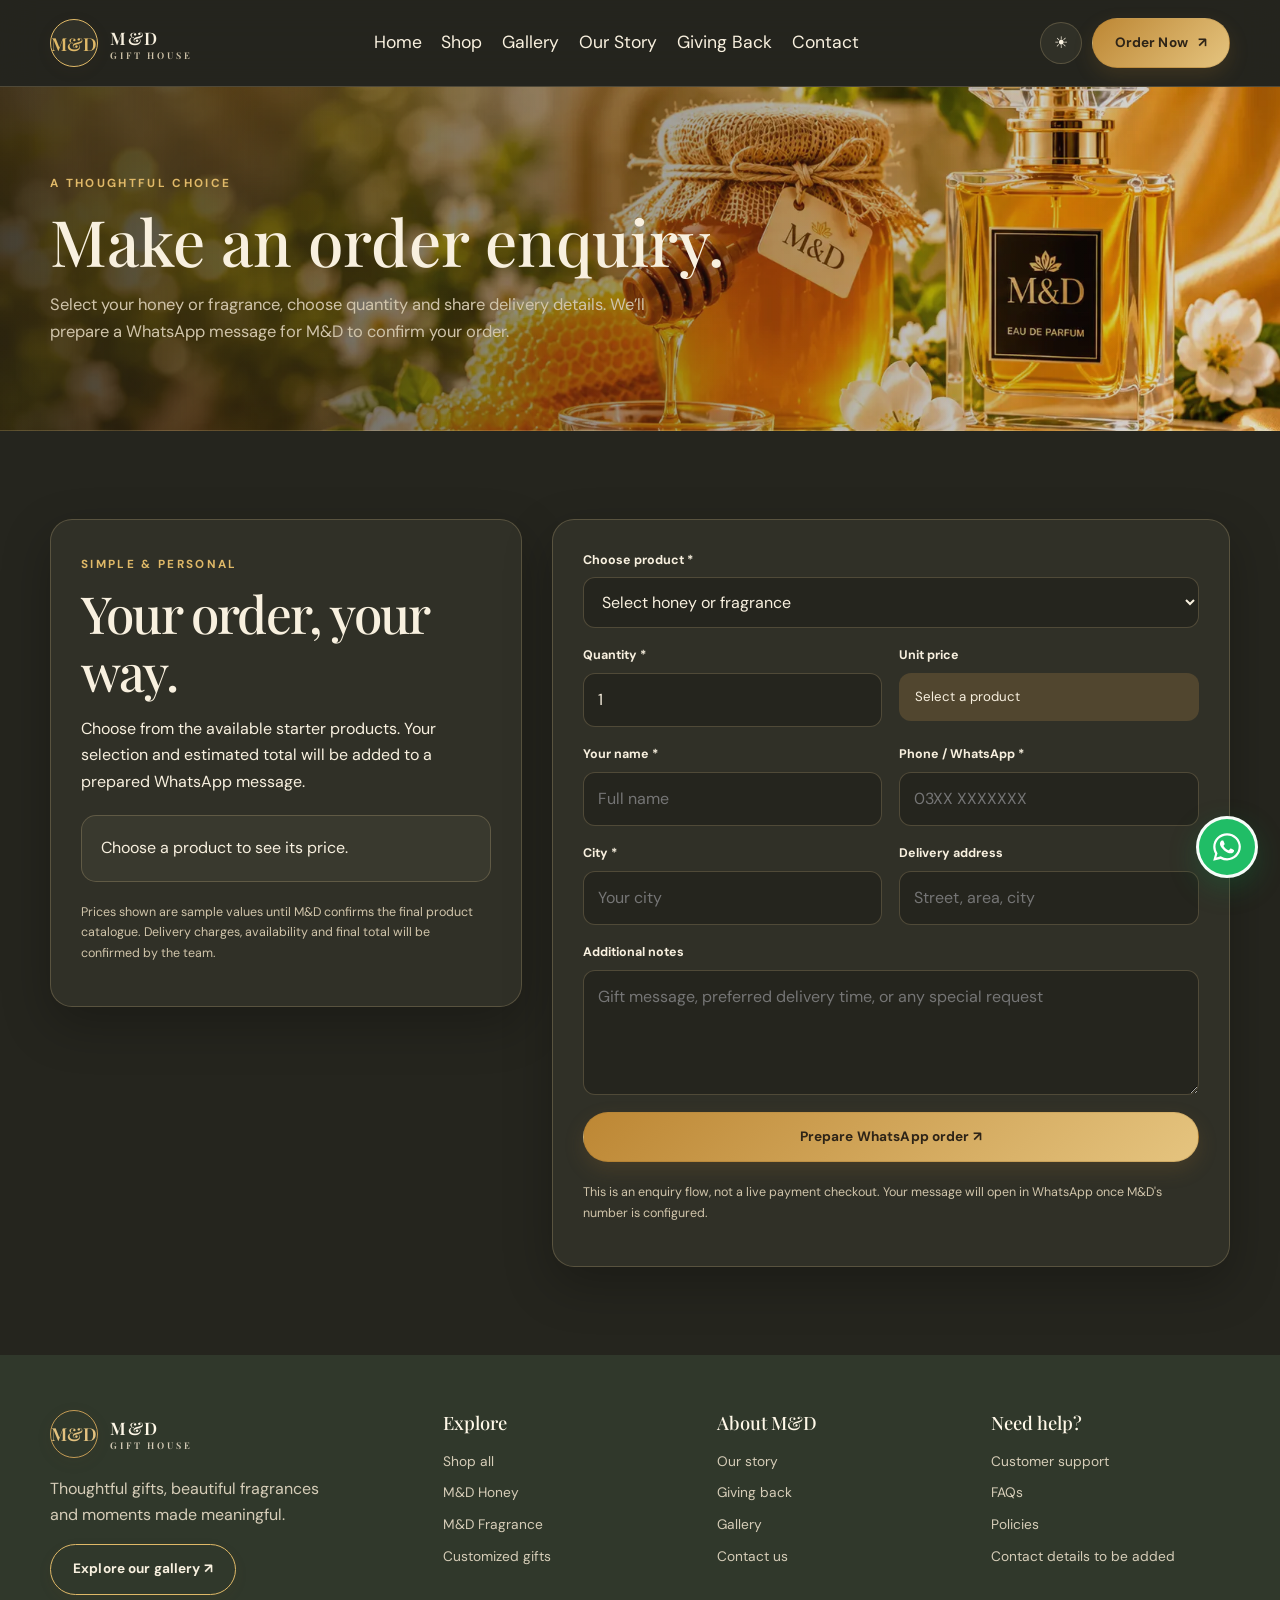
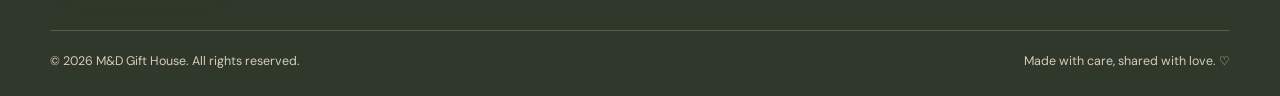
<file: order.html>
<!doctype html>
<html lang="en" data-theme="light">
  <head>
    <meta charset="utf-8" />
    <meta name="viewport" content="width=device-width,initial-scale=1" />
    <meta name="theme-color" content="#f8f5ee" />
    <title>Order Enquiry | M&amp;D Gift House</title>
    <meta
      name="description"
      content="Discover thoughtful gifts, honey, fragrances and gift hampers from M&D Gift House."
    />
    <link rel="stylesheet" href="css/style.css" />
  </head>
  <body>
    <header class="site-header">
      <div class="container nav-wrap">
        <a class="brand" href="index.html"
          ><span class="brand-mark">M&amp;D</span
          ><span class="brand-name"
            >M&amp;D<span class="brand-sub">Gift House</span></span
          ></a
        >
        <nav class="nav-links" data-nav>
          <!-- <a href="index.html">Home</a> -->
          <a
            href="index.html"
            onclick="sessionStorage.setItem('mdSkipWelcomeOnce', 'true')"
          >
            Home
          </a>
          <a href="shop.html">Shop</a><a href="gallery.html">Gallery</a
          ><a href="story.html">Our Story</a
          ><a href="giving-back.html">Giving Back</a
          ><a href="contact.html">Contact</a>
        </nav>
        <div class="nav-actions">
          <button
            class="theme-toggle"
            data-theme-toggle
            aria-label="Toggle theme"
          >
            ☾</button
          ><a class="btn btn--gold" href="order.html"
            >Order Now <span>↗</span></a
          ><button
            class="menu-toggle"
            data-menu-toggle
            aria-label="Open menu"
            aria-expanded="false"
          >
            ☰
          </button>
        </div>
      </div>
    </header>
    <main>
      <section class="page-hero">
        <div class="container">
          <span class="eyebrow">A thoughtful choice</span>
          <h1>Make an order enquiry.</h1>
          <p class="lead">
            Select your honey or fragrance, choose quantity and share delivery
            details. We’ll prepare a WhatsApp message for M&amp;D to confirm
            your order.
          </p>
        </div>
      </section>
      <section class="section">
        <div class="container form-layout">
          <aside class="info-card">
            <span class="eyebrow">Simple &amp; personal</span>
            <h2 class="heading">Your order, your way.</h2>
            <p class="muted">
              Choose from the available starter products. Your selection and
              estimated total will be added to a prepared WhatsApp message.
            </p>
            <div class="order-summary" data-order-summary>
              Choose a product to see its price.
            </div>
            <p class="form-note">
              Prices shown are sample values until M&amp;D confirms the final
              product catalogue. Delivery charges, availability and final total
              will be confirmed by the team.
            </p>
          </aside>
          <form class="form-card" data-order-form>
            <div class="form-grid">
              <div class="field full">
                <label for="product">Choose product *</label
                ><select id="product" name="product" required>
                  <option value="">Select honey or fragrance</option>
                </select>
              </div>
              <div class="field">
                <label for="quantity">Quantity *</label
                ><input
                  id="quantity"
                  name="quantity"
                  type="number"
                  min="1"
                  value="1"
                  required
                />
              </div>
              <div class="field">
                <label>Unit price</label>
                <div class="notice" data-product-price>Select a product</div>
              </div>
              <div class="field">
                <label for="name">Your name *</label
                ><input
                  id="name"
                  name="name"
                  required
                  placeholder="Full name"
                />
              </div>
              <div class="field">
                <label for="phone">Phone / WhatsApp *</label
                ><input
                  id="phone"
                  name="phone"
                  required
                  placeholder="03XX XXXXXXX"
                />
              </div>
              <div class="field">
                <label for="city">City *</label
                ><input
                  id="city"
                  name="city"
                  required
                  placeholder="Your city"
                />
              </div>
              <div class="field">
                <label for="address">Delivery address</label
                ><input
                  id="address"
                  name="address"
                  placeholder="Street, area, city"
                />
              </div>
              <div class="field full">
                <label for="notes">Additional notes</label
                ><textarea
                  id="notes"
                  name="notes"
                  placeholder="Gift message, preferred delivery time, or any special request"
                ></textarea>
              </div>
              <div class="field full">
                <button class="btn btn--gold" type="submit">
                  Prepare WhatsApp order ↗
                </button>
                <p class="form-note">
                  This is an enquiry flow, not a live payment checkout. Your
                  message will open in WhatsApp once M&amp;D's number is
                  configured.
                </p>
                <textarea
                  data-message-preview
                  hidden
                  aria-label="Prepared WhatsApp message"
                  readonly
                ></textarea>
              </div>
            </div>
          </form>
        </div>
      </section>
    </main>
    <footer class="site-footer">
      <div class="container">
        <div class="footer-grid">
          <div>
            <a class="brand" href="index.html"
              ><span class="brand-mark">M&amp;D</span
              ><span class="brand-name"
                >M&amp;D<span class="brand-sub">Gift House</span></span
              ></a
            >
            <p class="muted" style="max-width: 280px; margin-top: 18px">
              Thoughtful gifts, beautiful fragrances and moments made
              meaningful.
            </p>
            <a class="btn btn--outline" href="gallery.html"
              >Explore our gallery ↗</a
            >
          </div>
          <div>
            <h4>Explore</h4>
            <div class="footer-links">
              <a href="shop.html">Shop all</a
              ><a href="shop.html#honey">M&amp;D Honey</a
              ><a href="shop.html#fragrance">M&amp;D Fragrance</a
              ><a href="shop.html#gifts">Customized gifts</a>
            </div>
          </div>
          <div>
            <h4>About M&amp;D</h4>
            <div class="footer-links">
              <a href="story.html">Our story</a
              ><a href="giving-back.html">Giving back</a
              ><a href="gallery.html">Gallery</a
              ><a href="contact.html">Contact us</a>
            </div>
          </div>
          <div>
            <h4>Need help?</h4>
            <div class="footer-links">
              <a href="contact.html">Customer support</a
              ><a href="info.html#faq">FAQs</a
              ><a href="info.html#policies">Policies</a
              ><span>Contact details to be added</span>
            </div>
          </div>
        </div>
        <div class="footer-bottom">
          <span
            >© <span data-year></span> M&amp;D Gift House. All rights
            reserved.</span
          ><span>Made with care, shared with love. ♡</span>
        </div>
      </div>
    </footer>
    <a
      class="whatsapp-float"
      data-whatsapp
      href="#"
      aria-label="Chat with M&D on WhatsApp"
      title="Chat with M&D on WhatsApp"
      ><svg viewBox="0 0 32 32" aria-hidden="true">
        <path
          fill="currentColor"
          d="M16.04 3C8.87 3 3.04 8.75 3.04 15.83c0 2.27.61 4.49 1.77 6.43L3 29l6.94-1.8a13.2 13.2 0 0 0 6.1 1.5h.01c7.17 0 13-5.75 13-12.83 0-3.43-1.35-6.65-3.8-9.08A13.02 13.02 0 0 0 16.04 3Zm0 23.52h-.01a10.9 10.9 0 0 1-5.55-1.51l-.4-.24-4.12 1.07 1.1-3.98-.26-.41a10.6 10.6 0 0 1-1.66-5.62c0-5.9 4.89-10.7 10.9-10.7 2.9 0 5.64 1.11 7.7 3.14a10.5 10.5 0 0 1 3.2 7.56c0 5.9-4.89 10.69-10.9 10.69Zm5.98-8.02c-.33-.16-1.94-.94-2.24-1.05-.3-.11-.52-.16-.74.16-.22.32-.85 1.05-1.04 1.27-.19.21-.38.24-.71.08-.33-.16-1.39-.5-2.65-1.6-.98-.85-1.64-1.9-1.83-2.22-.19-.32-.02-.49.14-.65.15-.14.33-.37.49-.55.16-.19.22-.32.33-.53.11-.21.06-.4-.03-.56-.08-.16-.74-1.75-1.02-2.4-.27-.63-.54-.55-.74-.56h-.63c-.22 0-.57.08-.87.4-.3.32-1.14 1.1-1.14 2.69 0 1.58 1.17 3.11 1.33 3.32.16.21 2.3 3.45 5.58 4.83.78.33 1.39.53 1.86.68.78.24 1.49.21 2.05.13.63-.09 1.94-.78 2.22-1.53.27-.75.27-1.4.19-1.53-.08-.13-.3-.21-.63-.37Z"
        /></svg
    ></a>
    <script src="js/config.js"></script>
    <script src="js/main.js"></script>
  </body>
</html>
</file>
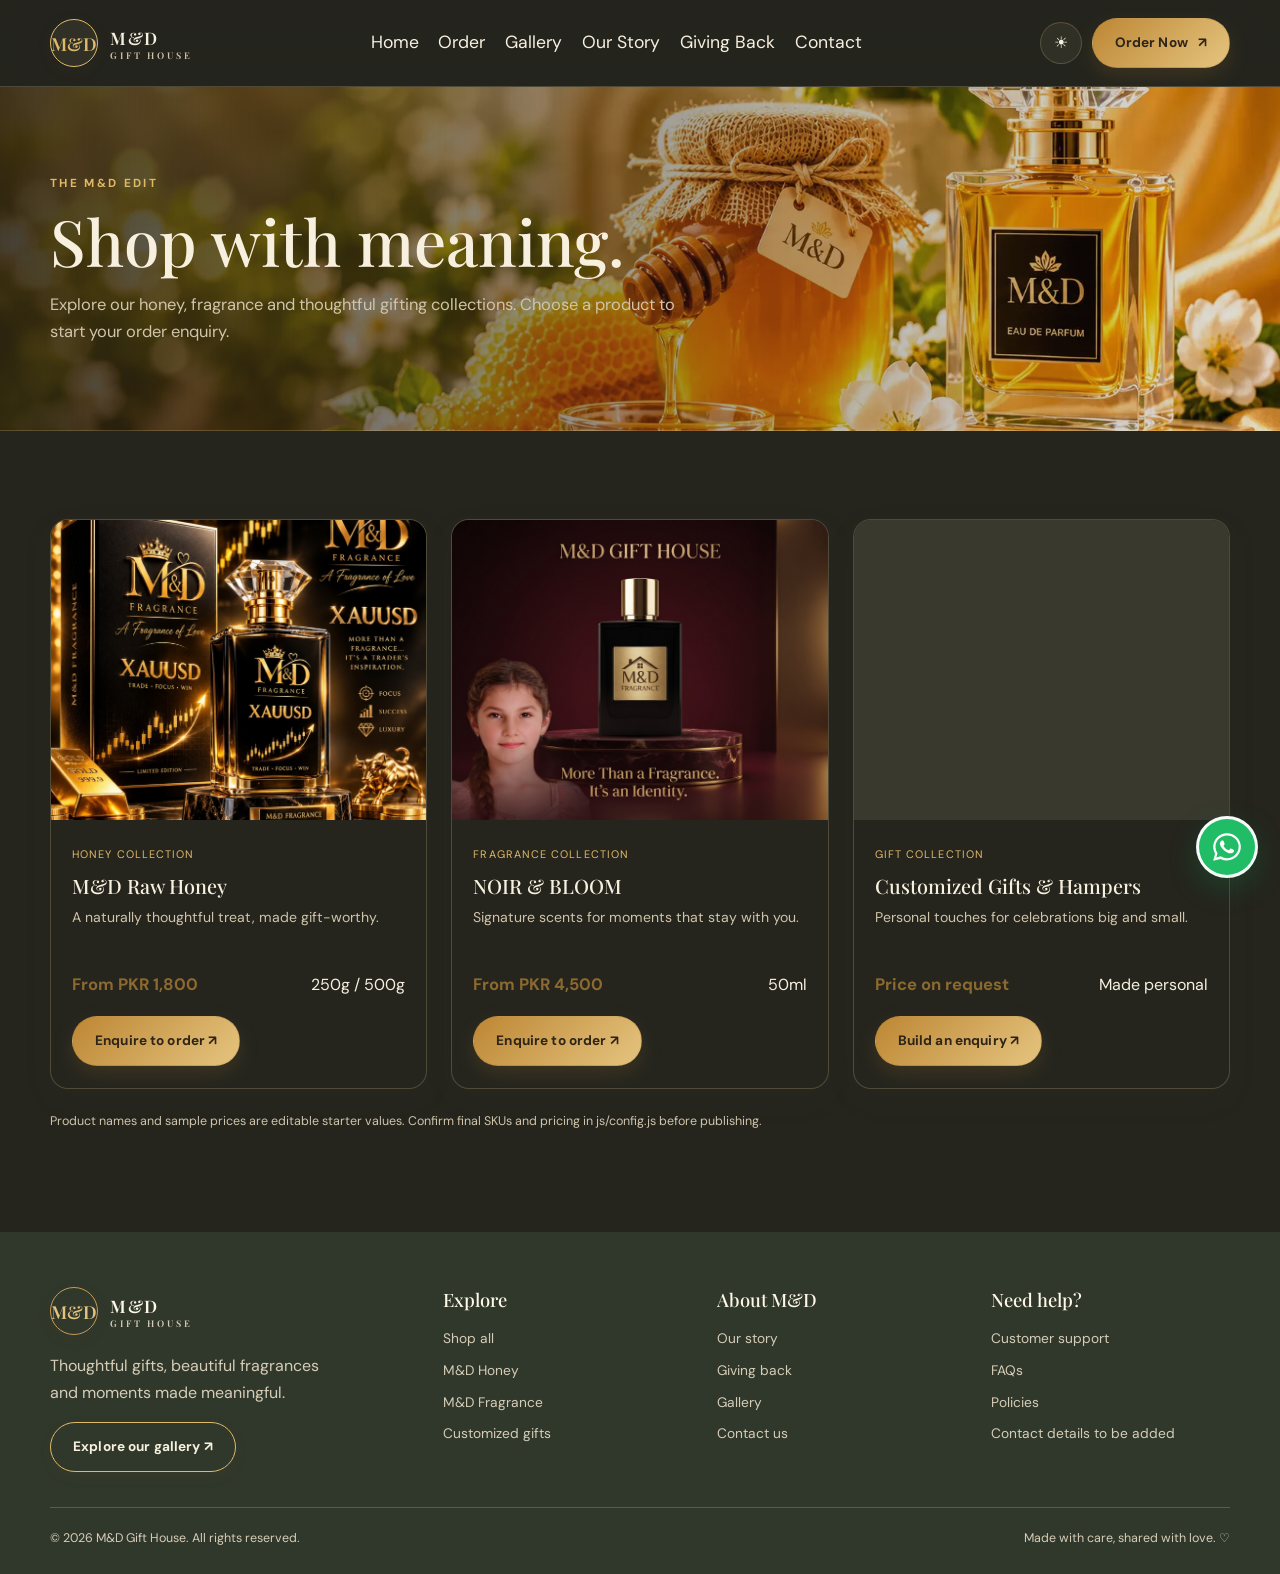
<file: shop.html>
<!doctype html>
<html lang="en" data-theme="light">
  <head>
    <meta charset="utf-8" />
    <meta name="viewport" content="width=device-width,initial-scale=1" />
    <meta name="theme-color" content="#f8f5ee" />
    <title>Shop Collections | M&amp;D Gift House</title>
    <meta
      name="description"
      content="Discover thoughtful gifts, honey, fragrances and gift hampers from M&D Gift House."
    />
    <link rel="stylesheet" href="css/style.css" />
  </head>
  <body>
    <header class="site-header">
      <div class="container nav-wrap">
        <a class="brand" href="index.html"
          ><span class="brand-mark">M&amp;D</span
          ><span class="brand-name"
            >M&amp;D<span class="brand-sub">Gift House</span></span
          ></a
        >
        <nav class="nav-links" data-nav>
          <a
            href="index.html"
            onclick="sessionStorage.setItem('mdSkipWelcomeOnce', 'true')"
          >
            Home </a
          ><a href="order.html">Order</a><a href="gallery.html">Gallery</a
          ><a href="story.html">Our Story</a
          ><a href="giving-back.html">Giving Back</a
          ><a href="contact.html">Contact</a>
        </nav>
        <div class="nav-actions">
          <button
            class="theme-toggle"
            data-theme-toggle
            aria-label="Toggle theme"
          >
            ☾</button
          ><a class="btn btn--gold" href="order.html"
            >Order Now <span>↗</span></a
          ><button
            class="menu-toggle"
            data-menu-toggle
            aria-label="Open menu"
            aria-expanded="false"
          >
            ☰
          </button>
        </div>
      </div>
    </header>
    <main>
      <section class="page-hero">
        <div class="container">
          <span class="eyebrow">The M&amp;D edit</span>
          <h1>Shop with meaning.</h1>
          <p class="lead">
            Explore our honey, fragrance and thoughtful gifting collections.
            Choose a product to start your order enquiry.
          </p>
        </div>
      </section>
      <section class="section">
        <div class="container">
          <div class="product-grid">
            <article class="product-card" id="honey">
              <div class="product-photo">
                <img
                  src="assets/images/md-fragrance-hero.jpg"
                  alt="M&D honey collection"
                />
              </div>
              <div class="product-info">
                <span class="tag">Honey collection</span>
                <h3>M&amp;D Raw Honey</h3>
                <p>A naturally thoughtful treat, made gift-worthy.</p>
                <div class="product-meta">
                  <span class="price">From PKR 1,800</span
                  ><span class="muted">250g / 500g</span>
                </div>
                <a class="btn btn--gold" href="order.html?category=honey"
                  >Enquire to order ↗</a
                >
              </div>
            </article>
            <article class="product-card" id="fragrance">
              <div class="product-photo">
                <img
                  src="assets/images/arshoo.jpeg"
                  alt="M&D NOIR and BLOOM fragrance"
                />
              </div>
              <div class="product-info">
                <span class="tag">Fragrance collection</span>
                <h3>NOIR &amp; BLOOM</h3>
                <p>Signature scents for moments that stay with you.</p>
                <div class="product-meta">
                  <span class="price">From PKR 4,500</span
                  ><span class="muted">50ml</span>
                </div>
                <a class="btn btn--gold" href="order.html?category=fragrance"
                  >Enquire to order ↗</a
                >
              </div>
            </article>
            <article class="product-card" id="gifts">
              <div class="product-photo">
                <video
                  src="assets/videos/1000537060.mp4"
                  muted
                  autoplay
                  loop
                  playsinline
                ></video>
              </div>
              <div class="product-info">
                <span class="tag">Gift collection</span>
                <h3>Customized Gifts &amp; Hampers</h3>
                <p>Personal touches for celebrations big and small.</p>
                <div class="product-meta">
                  <span class="price">Price on request</span
                  ><span class="muted">Made personal</span>
                </div>
                <a class="btn btn--gold" href="order.html?category=gifts"
                  >Build an enquiry ↗</a
                >
              </div>
            </article>
          </div>
          <p class="form-note" style="margin-top: 22px">
            Product names and sample prices are editable starter values. Confirm
            final SKUs and pricing in js/config.js before publishing.
          </p>
        </div>
      </section>
    </main>
    <footer class="site-footer">
      <div class="container">
        <div class="footer-grid">
          <div>
            <a class="brand" href="index.html"
              ><span class="brand-mark">M&amp;D</span
              ><span class="brand-name"
                >M&amp;D<span class="brand-sub">Gift House</span></span
              ></a
            >
            <p class="muted" style="max-width: 280px; margin-top: 18px">
              Thoughtful gifts, beautiful fragrances and moments made
              meaningful.
            </p>
            <a class="btn btn--outline" href="gallery.html"
              >Explore our gallery ↗</a
            >
          </div>
          <div>
            <h4>Explore</h4>
            <div class="footer-links">
              <a href="shop.html">Shop all</a
              ><a href="shop.html#honey">M&amp;D Honey</a
              ><a href="shop.html#fragrance">M&amp;D Fragrance</a
              ><a href="shop.html#gifts">Customized gifts</a>
            </div>
          </div>
          <div>
            <h4>About M&amp;D</h4>
            <div class="footer-links">
              <a href="story.html">Our story</a
              ><a href="giving-back.html">Giving back</a
              ><a href="gallery.html">Gallery</a
              ><a href="contact.html">Contact us</a>
            </div>
          </div>
          <div>
            <h4>Need help?</h4>
            <div class="footer-links">
              <a href="contact.html">Customer support</a
              ><a href="info.html#faq">FAQs</a
              ><a href="info.html#policies">Policies</a
              ><span>Contact details to be added</span>
            </div>
          </div>
        </div>
        <div class="footer-bottom">
          <span
            >© <span data-year></span> M&amp;D Gift House. All rights
            reserved.</span
          ><span>Made with care, shared with love. ♡</span>
        </div>
      </div>
    </footer>
    <a
      class="whatsapp-float"
      data-whatsapp
      href="#"
      aria-label="Chat with M&D on WhatsApp"
      title="Chat with M&D on WhatsApp"
      ><svg viewBox="0 0 32 32" aria-hidden="true">
        <path
          fill="currentColor"
          d="M16.04 3C8.87 3 3.04 8.75 3.04 15.83c0 2.27.61 4.49 1.77 6.43L3 29l6.94-1.8a13.2 13.2 0 0 0 6.1 1.5h.01c7.17 0 13-5.75 13-12.83 0-3.43-1.35-6.65-3.8-9.08A13.02 13.02 0 0 0 16.04 3Zm0 23.52h-.01a10.9 10.9 0 0 1-5.55-1.51l-.4-.24-4.12 1.07 1.1-3.98-.26-.41a10.6 10.6 0 0 1-1.66-5.62c0-5.9 4.89-10.7 10.9-10.7 2.9 0 5.64 1.11 7.7 3.14a10.5 10.5 0 0 1 3.2 7.56c0 5.9-4.89 10.69-10.9 10.69Zm5.98-8.02c-.33-.16-1.94-.94-2.24-1.05-.3-.11-.52-.16-.74.16-.22.32-.85 1.05-1.04 1.27-.19.21-.38.24-.71.08-.33-.16-1.39-.5-2.65-1.6-.98-.85-1.64-1.9-1.83-2.22-.19-.32-.02-.49.14-.65.15-.14.33-.37.49-.55.16-.19.22-.32.33-.53.11-.21.06-.4-.03-.56-.08-.16-.74-1.75-1.02-2.4-.27-.63-.54-.55-.74-.56h-.63c-.22 0-.57.08-.87.4-.3.32-1.14 1.1-1.14 2.69 0 1.58 1.17 3.11 1.33 3.32.16.21 2.3 3.45 5.58 4.83.78.33 1.39.53 1.86.68.78.24 1.49.21 2.05.13.63-.09 1.94-.78 2.22-1.53.27-.75.27-1.4.19-1.53-.08-.13-.3-.21-.63-.37Z"
        /></svg
    ></a>
    <script src="js/config.js"></script>
    <script src="js/main.js"></script>
  </body>
</html>
</file>
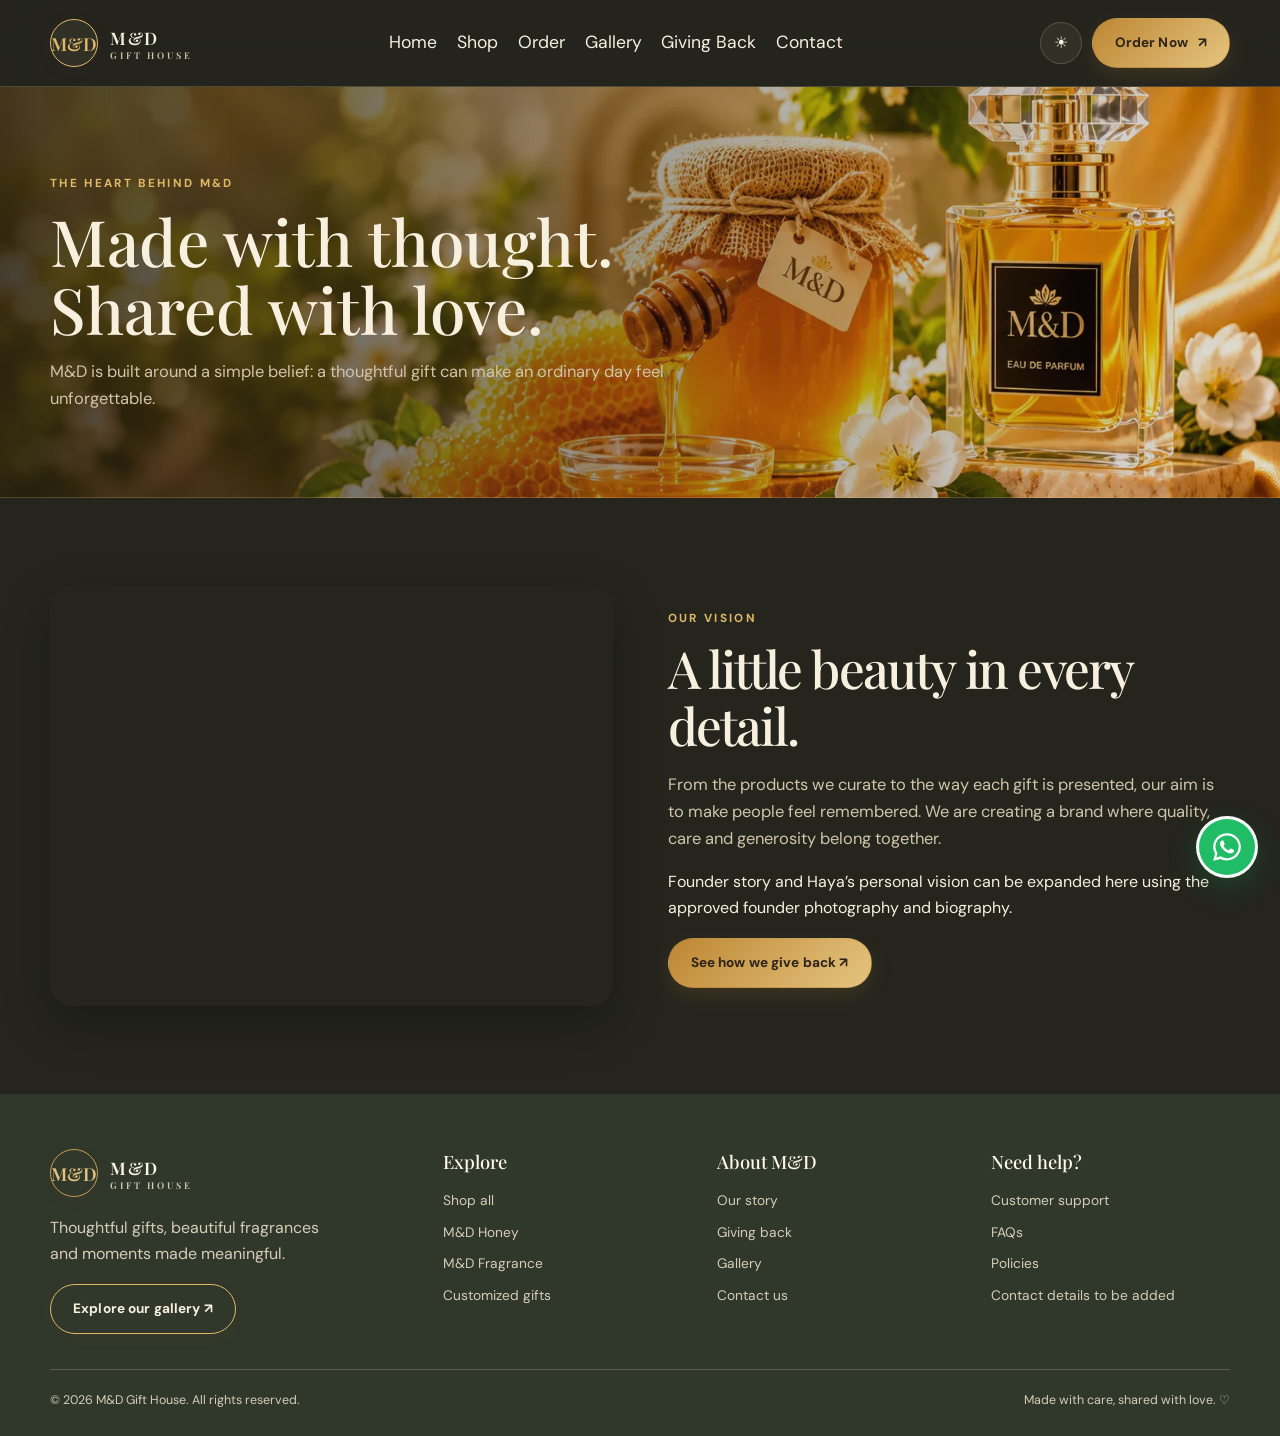
<file: story.html>
<!doctype html>
<html lang="en" data-theme="light">
  <head>
    <meta charset="utf-8" />
    <meta name="viewport" content="width=device-width,initial-scale=1" />
    <meta name="theme-color" content="#f8f5ee" />
    <title>Our Story | M&amp;D Gift House</title>
    <meta
      name="description"
      content="Discover thoughtful gifts, honey, fragrances and gift hampers from M&D Gift House."
    />
    <link rel="stylesheet" href="css/style.css" />
  </head>
  <body>
    <header class="site-header">
      <div class="container nav-wrap">
        <a class="brand" href="index.html"
          ><span class="brand-mark">M&amp;D</span
          ><span class="brand-name"
            >M&amp;D<span class="brand-sub">Gift House</span></span
          ></a
        >
        <nav class="nav-links" data-nav>
          <a
            href="index.html"
            onclick="sessionStorage.setItem('mdSkipWelcomeOnce', 'true')"
          >
            Home </a
          ><a href="shop.html">Shop</a><a href="order.html">Order</a
          ><a href="gallery.html">Gallery</a
          ><a href="giving-back.html">Giving Back</a
          ><a href="contact.html">Contact</a>
        </nav>
        <div class="nav-actions">
          <button
            class="theme-toggle"
            data-theme-toggle
            aria-label="Toggle theme"
          >
            ☾</button
          ><a class="btn btn--gold" href="order.html"
            >Order Now <span>↗</span></a
          ><button
            class="menu-toggle"
            data-menu-toggle
            aria-label="Open menu"
            aria-expanded="false"
          >
            ☰
          </button>
        </div>
      </div>
    </header>
    <main>
      <section class="page-hero">
        <div class="container">
          <span class="eyebrow">The heart behind M&amp;D</span>
          <h1>Made with thought.<br />Shared with love.</h1>
          <p class="lead">
            M&amp;D is built around a simple belief: a thoughtful gift can make
            an ordinary day feel unforgettable.
          </p>
        </div>
      </section>
      <section class="section">
        <div class="container split">
          <div class="split-media">
            <video
              src="assets/videos/1000537060.mp4"
              muted
              autoplay
              loop
              playsinline
            ></video>
          </div>
          <div>
            <span class="eyebrow">Our vision</span>
            <h2 class="heading">A little beauty in every detail.</h2>
            <p class="lead">
              From the products we curate to the way each gift is presented, our
              aim is to make people feel remembered. We are creating a brand
              where quality, care and generosity belong together.
            </p>
            <p class="muted">
              Founder story and Haya’s personal vision can be expanded here
              using the approved founder photography and biography.
            </p>
            <a class="btn btn--gold" href="giving-back.html"
              >See how we give back ↗</a
            >
          </div>
        </div>
      </section>
    </main>
    <footer class="site-footer">
      <div class="container">
        <div class="footer-grid">
          <div>
            <a class="brand" href="index.html"
              ><span class="brand-mark">M&amp;D</span
              ><span class="brand-name"
                >M&amp;D<span class="brand-sub">Gift House</span></span
              ></a
            >
            <p class="muted" style="max-width: 280px; margin-top: 18px">
              Thoughtful gifts, beautiful fragrances and moments made
              meaningful.
            </p>
            <a class="btn btn--outline" href="gallery.html"
              >Explore our gallery ↗</a
            >
          </div>
          <div>
            <h4>Explore</h4>
            <div class="footer-links">
              <a href="shop.html">Shop all</a
              ><a href="shop.html#honey">M&amp;D Honey</a
              ><a href="shop.html#fragrance">M&amp;D Fragrance</a
              ><a href="shop.html#gifts">Customized gifts</a>
            </div>
          </div>
          <div>
            <h4>About M&amp;D</h4>
            <div class="footer-links">
              <a href="story.html">Our story</a
              ><a href="giving-back.html">Giving back</a
              ><a href="gallery.html">Gallery</a
              ><a href="contact.html">Contact us</a>
            </div>
          </div>
          <div>
            <h4>Need help?</h4>
            <div class="footer-links">
              <a href="contact.html">Customer support</a
              ><a href="info.html#faq">FAQs</a
              ><a href="info.html#policies">Policies</a
              ><span>Contact details to be added</span>
            </div>
          </div>
        </div>
        <div class="footer-bottom">
          <span
            >© <span data-year></span> M&amp;D Gift House. All rights
            reserved.</span
          ><span>Made with care, shared with love. ♡</span>
        </div>
      </div>
    </footer>
    <a
      class="whatsapp-float"
      data-whatsapp
      href="#"
      aria-label="Chat with M&D on WhatsApp"
      title="Chat with M&D on WhatsApp"
      ><svg viewBox="0 0 32 32" aria-hidden="true">
        <path
          fill="currentColor"
          d="M16.04 3C8.87 3 3.04 8.75 3.04 15.83c0 2.27.61 4.49 1.77 6.43L3 29l6.94-1.8a13.2 13.2 0 0 0 6.1 1.5h.01c7.17 0 13-5.75 13-12.83 0-3.43-1.35-6.65-3.8-9.08A13.02 13.02 0 0 0 16.04 3Zm0 23.52h-.01a10.9 10.9 0 0 1-5.55-1.51l-.4-.24-4.12 1.07 1.1-3.98-.26-.41a10.6 10.6 0 0 1-1.66-5.62c0-5.9 4.89-10.7 10.9-10.7 2.9 0 5.64 1.11 7.7 3.14a10.5 10.5 0 0 1 3.2 7.56c0 5.9-4.89 10.69-10.9 10.69Zm5.98-8.02c-.33-.16-1.94-.94-2.24-1.05-.3-.11-.52-.16-.74.16-.22.32-.85 1.05-1.04 1.27-.19.21-.38.24-.71.08-.33-.16-1.39-.5-2.65-1.6-.98-.85-1.64-1.9-1.83-2.22-.19-.32-.02-.49.14-.65.15-.14.33-.37.49-.55.16-.19.22-.32.33-.53.11-.21.06-.4-.03-.56-.08-.16-.74-1.75-1.02-2.4-.27-.63-.54-.55-.74-.56h-.63c-.22 0-.57.08-.87.4-.3.32-1.14 1.1-1.14 2.69 0 1.58 1.17 3.11 1.33 3.32.16.21 2.3 3.45 5.58 4.83.78.33 1.39.53 1.86.68.78.24 1.49.21 2.05.13.63-.09 1.94-.78 2.22-1.53.27-.75.27-1.4.19-1.53-.08-.13-.3-.21-.63-.37Z"
        /></svg
    ></a>
    <script src="js/config.js"></script>
    <script src="js/main.js"></script>
  </body>
</html>
</file>
<file: css/style.css>
@import url("https://fonts.googleapis.com/css2?family=DM+Sans:wght@400;500;600;700&family=Playfair+Display:wght@400;500;600;700&display=swap");
:root {
  --bg: #f8f5ee;
  --surface: #fffdf8;
  --surface2: #eee6d8;
  --text: #29231b;
  --muted: #766d60;
  --gold: #ad8240;
  --gold2: #d7b879;
  --gold-pale: #ead9b8;
  --line: rgba(93, 69, 34, 0.17);
  --shadow: 0 18px 55px rgba(61, 45, 23, 0.1);
  --radius: 22px;
  --serif: "Playfair Display", Georgia, serif;
  --sans: "DM Sans", Arial, sans-serif;
}

/* =================================
   M&D DARK LUXURY WELCOME SCREEN
================================= */

/* .welcome-screen {
  position: fixed;
  inset: 0;
  z-index: 99999;

  display: flex;
  align-items: center;
  justify-content: center;

  background:
    linear-gradient(135deg, rgba(10, 12, 11, 0.82), rgba(18, 20, 17, 0.72)),
    url("../assets/images/welcome.jpeg") center / cover no-repeat;

  background-color: #101210;

  transition:
    opacity 0.8s ease,
    visibility 0.8s ease;
} */
.welcome-screen {
  position: fixed;
  inset: 0;
  z-index: 99999;

  display: flex;
  align-items: center;
  justify-content: center;

  background: rgba(20, 18, 14, 0.35);
  backdrop-filter: blur(8px);
  -webkit-backdrop-filter: blur(7px);

  background-image:
    linear-gradient(rgba(10, 12, 11, 0.45), rgba(10, 12, 11, 0.55)),
    url("../assets/images/herowebp.webp");

  background-position: center center;
  background-size: cover;
  background-repeat: no-repeat;

  transition:
    opacity 0.8s ease,
    visibility 0.8s ease;
}
.welcome-screen.hide {
  opacity: 0;
  visibility: hidden;
  pointer-events: none;
}

/* CONTENT */

.welcome-content {
  text-align: center;
  padding: 25px;
  animation: welcomeAppear 1s ease;
}

/* BISMILLAH */

.bismillah {
  color: #d6b779;
  font-size: clamp(22px, 4vw, 30px);
  font-weight: 600;
  margin-bottom: 32px;
  text-shadow: 0 2px 12px rgba(0, 0, 0, 0.5);
}

/* BRAND NAME */

.welcome-content h1 {
  color: #e8c989;
  font-size: clamp(65px, 12vw, 100px);
  font-weight: 800;
  letter-spacing: 10px;
  line-height: 1;
  margin: 0;

  text-shadow: 0 4px 25px rgba(214, 183, 121, 0.2);
}

/* BRAND HEADING */

.welcome-content h2 {
  color: #f5e9d0;
  font-size: clamp(14px, 3vw, 19px);
  font-weight: 700;
  letter-spacing: 4px;
  margin-top: 16px;
}

/* TAGLINE */

.welcome-tagline {
  color: #d0c2a8;
  font-size: 15px;
  font-weight: 500;
  letter-spacing: 1px;
  margin-top: 20px;
}

/* LOADER */

.loader {
  width: 155px;
  height: 3px;
  background: rgba(214, 183, 121, 0.2);
  margin: 38px auto 16px;
  overflow: hidden;
  border-radius: 20px;
}

.loader span {
  display: block;
  width: 40%;
  height: 100%;
  background: #d6b779;
  box-shadow: 0 0 12px rgba(214, 183, 121, 0.7);
  animation: loading 1.2s infinite ease-in-out;
}

/* LOADING TEXT */

.loading-text {
  color: #d6b779;
  font-size: 10px;
  font-weight: 700;
  letter-spacing: 3px;
}

/* ANIMATIONS */

@keyframes loading {
  from {
    transform: translateX(-110%);
  }
  to {
    transform: translateX(260%);
  }
}

@keyframes welcomeAppear {
  from {
    opacity: 0;
    transform: translateY(20px);
  }
  to {
    opacity: 1;
    transform: translateY(0);
  }
}

/* MOBILE */

@media (max-width: 600px) {
  .welcome-content {
    padding: 20px;
  }

  .welcome-content h1 {
    letter-spacing: 6px;
  }

  .welcome-content h2 {
    letter-spacing: 2px;
  }
}

html[data-theme="dark"] {
  --bg: #211d19;
  --surface: #2b2621;
  --surface2: #352e27;
  --text: #f7f0e4;
  --muted: #c0b4a2;
  --gold: #d3ad69;
  --gold2: #efd39b;
  --gold-pale: #57452d;
  --line: rgba(230, 199, 143, 0.2);
  --shadow: 0 18px 55px rgba(0, 0, 0, 0.22);
}
* {
  box-sizing: border-box;
}
html {
  scroll-behavior: smooth;
}
body {
  margin: 0;
  background: var(--bg);
  color: var(--text);
  font-family: var(--sans);
  line-height: 1.65;
  transition:
    background 0.3s,
    color 0.3s;
}
img,
video {
  display: block;
  max-width: 100%;
}
a {
  color: inherit;
  text-decoration: none;
}
button,
input,
select,
textarea {
  font: inherit;
}
button {
  cursor: pointer;
}
.container {
  width: min(1180px, calc(100% - 44px));
  margin: auto;
}
.section {
  padding: 88px 0;
}
.section--compact {
  padding: 58px 0;
}
.eyebrow {
  color: var(--gold);
  font-size: 0.73rem;
  font-weight: 700;
  letter-spacing: 0.2em;
  text-transform: uppercase;
}
.heading {
  font: 500 clamp(2rem, 4vw, 3.35rem)/1.12 var(--serif);
  letter-spacing: -0.035em;
  margin: 10px 0 16px;
}
.lead {
  color: var(--muted);
  max-width: 650px;
  font-size: 1.03rem;
}
.section-head {
  display: flex;
  justify-content: space-between;
  align-items: end;
  gap: 24px;
  margin-bottom: 30px;
}
.section-head p {
  max-width: 440px;
  color: var(--muted);
  margin: 0;
}
.btn {
  display: inline-flex;
  align-items: center;
  justify-content: center;
  gap: 10px;
  border-radius: 999px;
  padding: 14px 23px;
  font-weight: 700;
  font-size: 0.88rem;
  letter-spacing: 0.01em;
  border: 1px solid transparent;
  transition:
    transform 0.25s,
    background 0.25s,
    color 0.25s,
    border-color 0.25s,
    box-shadow 0.25s;
}
.btn:hover {
  transform: translateY(-3px);
}
.btn--gold {
  background: linear-gradient(135deg, #bd9655, #e0c38a);
  color: #241b10;
  box-shadow: 0 8px 22px rgba(173, 130, 64, 0.2);
}
.btn--gold:hover {
  background: linear-gradient(135deg, #d4b16f, #f0d9a7);
  box-shadow: 0 13px 28px rgba(173, 130, 64, 0.28);
}
.btn--outline {
  border-color: var(--gold);
  color: var(--text);
  background: transparent;
}
.btn--outline:hover {
  background: var(--gold-pale);
  border-color: var(--gold);
  color: var(--text);
}
.btn--light {
  background: var(--surface);
  color: var(--text);
  border-color: var(--line);
}
.site-header {
  position: sticky;
  top: 0;
  z-index: 50;
  background: color-mix(in srgb, var(--bg) 90%, transparent);
  backdrop-filter: blur(18px);
  border-bottom: 1px solid var(--line);
}
.nav-wrap {
  min-height: 82px;
  display: flex;
  align-items: center;
  justify-content: space-between;
  gap: 25px;
}
.brand {
  display: flex;
  align-items: center;
  gap: 12px;
  min-width: max-content;
}
.brand-mark {
  width: 43px;
  height: 43px;
  border-radius: 50%;
  display: grid;
  place-items: center;
  border: 1px solid var(--gold);
  font: 600 1rem var(--serif);
  color: var(--gold);
}
.brand-name {
  font: 600 1rem var(--serif);
  letter-spacing: 0.12em;
}
.brand-sub {
  display: block;
  color: var(--muted);
  font-size: 0.57rem;
  letter-spacing: 0.28em;
  text-transform: uppercase;
}
.nav-links {
  display: flex;
  align-items: center;
  gap: 23px;
  font-size: 0.98rem;
  color: var(--muted);
}
.nav-links a {
  transition: color 0.2s;

  font-size: 1.1rem;
}
.nav-links a:hover,
.nav-links a.active {
  color: var(--gold);
}
.nav-actions {
  display: flex;
  align-items: center;
  gap: 10px;
}
.theme-toggle,
.menu-toggle {
  width: 42px;
  height: 42px;
  border-radius: 50%;
  border: 1px solid var(--line);
  background: var(--surface);
  color: var(--text);
  display: grid;
  place-items: center;
}
.menu-toggle {
  display: none;
}
.hero {
  position: relative;
  min-height: 650px;
  display: flex;
  align-items: center;
  overflow: hidden;
  background:
    linear-gradient(
      90deg,
      rgba(28, 23, 17, 0.82),
      rgba(28, 23, 17, 0.36) 58%,
      rgba(28, 23, 17, 0.12)
    ),
    url("../assets/images/herowebp.webp") center/cover;
  /* background: url(../assets/images/Golden\ Honey\ and\ Amber\ Perfume\ Still\ Life.png); */
}
.page-hero {
  background:
    linear-gradient(
      90deg,
      rgba(28, 23, 17, 0.82),
      rgba(28, 23, 17, 0.36) 58%,
      rgba(28, 23, 17, 0.12)
    ),
    url("../assets/images/herowebp.webp") center/cover;
}
/* .page-hero {
  min-height: 550px;

  background:
    linear-gradient(
      90deg,
      rgba(28, 23, 17, 0.55),
      rgba(28, 23, 17, 0.2) 58%,
      rgba(28, 23, 17, 0.05)
    ),
    url("assets/images/Golden%20Honey%20and%20Amber%20Perfume%20Still%20Life.png");

  background-position: center;
  background-size: cover;
  background-repeat: no-repeat;
} */
.hero:after {
  content: "";
  position: absolute;
  inset: auto 0 0;
  height: 150px;
  background: linear-gradient(transparent, var(--bg));
}
.hero-content {
  position: relative;
  z-index: 1;
  padding: 100px 0;
  max-width: 650px;
  color: #fff;
}
.hero .eyebrow {
  color: #f0d39a;
}
.hero h1 {
  font: 500 clamp(3.3rem, 7vw, 6.4rem)/0.98 var(--serif);
  letter-spacing: -0.055em;
  margin: 18px 0;
}
.hero p {
  color: #f4eadd;
  max-width: 530px;
  font-size: 1.04rem;
}
.hero-actions {
  display: flex;
  gap: 12px;
  flex-wrap: wrap;
  margin-top: 30px;
}
.hero .btn--outline {
  color: #fff;
  border-color: rgba(255, 255, 255, 0.7);
}
.hero .btn--outline:hover {
  color: #fff;
  background: rgba(255, 255, 255, 0.13);
}
.trust-strip {
  background: var(--surface);
  border-block: 1px solid var(--line);
}
.trust-grid {
  display: grid;
  grid-template-columns: repeat(4, 1fr);
}
.trust-item {
  padding: 20px 12px;
  text-align: center;
  border-right: 1px solid var(--line);
  font-size: 0.8rem;
  color: var(--muted);
}
.trust-item:last-child {
  border: 0;
}
.trust-item strong {
  display: block;
  color: var(--text);
  font: 500 1.05rem var(--serif);
}
.tiles {
  display: grid;
  grid-template-columns: repeat(3, 1fr);
  gap: 20px;
}
.tile {
  position: relative;
  min-height: 390px;
  border-radius: var(--radius);
  overflow: hidden;
  background: var(--surface2);
  box-shadow: var(--shadow);
}
.tile img {
  width: 100%;
  height: 100%;
  object-fit: cover;
  position: absolute;
  inset: 0;
  transition: transform 0.7s;
}
.tile:hover img {
  transform: scale(1.06);
}
.tile:after {
  content: "";
  position: absolute;
  inset: 35% 0 0;
  background: linear-gradient(transparent, rgba(24, 18, 12, 0.83));
}
.tile-copy {
  position: absolute;
  z-index: 1;
  bottom: 25px;
  left: 25px;
  right: 25px;
  color: white;
}
.tile-copy h3 {
  font: 500 2rem var(--serif);
  margin: 0 0 5px;
}
.tile-copy p {
  margin: 0 0 15px;
  color: #f0e4d3;
  font-size: 0.87rem;
}
.product-grid {
  display: grid;
  grid-template-columns: repeat(3, 1fr);
  gap: 22px;
}
.product-card {
  background: var(--surface);
  border: 1px solid var(--line);
  border-radius: var(--radius);
  overflow: hidden;
  box-shadow: var(--shadow);
  transition:
    transform 0.3s,
    border-color 0.3s;
}
.product-card:hover {
  transform: translateY(-7px);
  border-color: var(--gold);
}
.product-photo {
  height: 260px;
  background: var(--surface2);
  overflow: hidden;
}
.product-photo img {
  width: 100%;
  height: 100%;
  object-fit: cover;
  transition: transform 0.6s;
}
.product-card:hover img {
  transform: scale(1.045);
}
.product-info {
  padding: 21px;
}
.product-info h3 {
  font: 500 1.35rem var(--serif);
  margin: 5px 0;
}
.product-info p {
  color: var(--muted);
  font-size: 0.88rem;
  margin: 0 0 15px;
}
.product-meta {
  display: flex;
  align-items: center;
  justify-content: space-between;
  margin: 14px 0 17px;
}
.price {
  font-weight: 700;
  color: var(--gold);
  font-size: 1.08rem;
}
.tag {
  font-size: 0.68rem;
  letter-spacing: 0.1em;
  text-transform: uppercase;
  color: var(--gold);
}
.split {
  display: grid;
  grid-template-columns: 1fr 1fr;
  gap: 55px;
  align-items: center;
}
.split-media {
  border-radius: var(--radius);
  overflow: hidden;
  box-shadow: var(--shadow);
  min-height: 420px;
}
.split-media img,
.split-media video {
  width: 100%;
  height: 100%;
  object-fit: cover;
}
.quote-panel {
  padding: 48px;
  border-radius: var(--radius);
  background: var(--surface2);
  border: 1px solid var(--line);
}
.quote-panel blockquote {
  font: 500 clamp(1.7rem, 3vw, 2.6rem)/1.25 var(--serif);
  margin: 12px 0;
}
.giving-banner {
  background:
    linear-gradient(110deg, rgba(36, 29, 20, 0.88), rgba(36, 29, 20, 0.42)),
    url("../assets/images/md-xauusd-reference.jpg") center/cover;
  border-radius: 28px;
  padding: 70px;
  color: #fff;
}
.giving-banner h2 {
  font: 500 clamp(2.4rem, 5vw, 4rem)/1.05 var(--serif);
  max-width: 650px;
  margin: 12px 0;
}
.giving-banner p {
  max-width: 620px;
  color: #f0e5d3;
}
.page-hero {
  padding: 82px 0 68px;
  /* background:
    radial-gradient(ellipse at 85% 0%, var(--gold-pale), transparent 42%),
    var(--surface2); */
  border-bottom: 1px solid var(--line);
}
.page-hero h1 {
  font: 500 clamp(2.7rem, 5vw, 4.7rem)/1.05 var(--serif);
  margin: 12px 0;
}
.form-layout {
  display: grid;
  grid-template-columns: 0.82fr 1.18fr;
  gap: 30px;
  align-items: start;
}
.form-card,
.info-card {
  background: var(--surface);
  border: 1px solid var(--line);
  border-radius: var(--radius);
  padding: 30px;
  box-shadow: var(--shadow);
}
.form-grid {
  display: grid;
  grid-template-columns: 1fr 1fr;
  gap: 17px;
}
.field {
  display: flex;
  flex-direction: column;
  gap: 7px;
}
.field.full {
  grid-column: 1/-1;
}
.field label {
  font-size: 0.78rem;
  font-weight: 700;
  color: var(--text);
}
.field input,
.field select,
.field textarea {
  width: 100%;
  border: 1px solid var(--line);
  border-radius: 12px;
  padding: 13px 14px;
  background: var(--bg);
  color: var(--text);
  outline: none;
  transition:
    border 0.2s,
    box-shadow 0.2s;
}
.field input:focus,
.field select:focus,
.field textarea:focus {
  border-color: var(--gold);
  box-shadow: 0 0 0 3px var(--gold-pale);
}
.field textarea {
  min-height: 125px;
  resize: vertical;
}
.form-note {
  font-size: 0.78rem;
  color: var(--muted);
}
.order-summary {
  background: var(--surface2);
  padding: 19px;
  border-radius: 15px;
  margin: 20px 0;
  border: 1px solid var(--line);
}
.summary-row {
  display: flex;
  justify-content: space-between;
  gap: 15px;
  padding: 6px 0;
  font-size: 0.9rem;
}
.summary-row.total {
  border-top: 1px solid var(--line);
  margin-top: 7px;
  padding-top: 13px;
  font-weight: 700;
  font-size: 1.05rem;
}
.contact-list {
  display: grid;
  gap: 18px;
  margin-top: 25px;
}
.contact-line {
  display: flex;
  gap: 14px;
  align-items: flex-start;
}
.contact-icon {
  width: 42px;
  height: 42px;
  border-radius: 50%;
  display: grid;
  place-items: center;
  background: var(--gold-pale);
  color: var(--gold);
  flex: none;
}
.gallery-grid {
  display: grid;
  grid-template-columns: repeat(3, 1fr);
  gap: 17px;
}
.gallery-item {
  position: relative;
  border-radius: 18px;
  overflow: hidden;
  background: var(--surface2);
  aspect-ratio: 4/5;
  cursor: pointer;
}
.gallery-item img,
.gallery-item video {
  width: 100%;
  height: 100%;
  object-fit: cover;
  transition: transform 0.5s;
}
.gallery-item:hover img,
.gallery-item:hover video {
  transform: scale(1.04);
}
.gallery-item:after {
  content: "▶";
  position: absolute;
  inset: 0;
  display: grid;
  place-items: center;
  color: #fff;
  font-size: 2rem;
  background: rgba(20, 15, 10, 0.12);
  text-shadow: 0 2px 15px #000;
}
.gallery-item span {
  position: absolute;
  z-index: 1;
  bottom: 15px;
  left: 16px;
  color: #fff;
  font-weight: 700;
}
.modal {
  position: fixed;
  inset: 0;
  background: rgba(15, 12, 9, 0.88);
  z-index: 100;
  display: none;
  place-items: center;
  padding: 24px;
}
.modal.open {
  display: grid;
}
.modal video,
.modal img {
  max-width: min(100%, 1000px);
  max-height: 82vh;
  border-radius: 14px;
}
.modal-close {
  position: absolute;
  right: 24px;
  top: 18px;
  color: #fff;
  background: transparent;
  border: 0;
  font-size: 2rem;
}
.site-footer {
  background: var(--surface2);
  border-top: 1px solid var(--line);
  padding: 55px 0 25px;
}
.footer-grid {
  display: grid;
  grid-template-columns: 1.5fr 1fr 1fr 1fr;
  gap: 35px;
}
.footer-grid h4 {
  font: 500 1.15rem var(--serif);
  margin: 0 0 15px;
}
.footer-links {
  display: grid;
  gap: 9px;
  color: var(--muted);
  font-size: 0.86rem;
}
.footer-bottom {
  border-top: 1px solid var(--line);
  margin-top: 35px;
  padding-top: 20px;
  color: var(--muted);
  font-size: 0.78rem;
  display: flex;
  justify-content: space-between;
  gap: 15px;
}
.whatsapp-float {
  position: fixed;
  left: 22px;
  bottom: 22px;
  z-index: 80;
  width: 60px;
  height: 60px;
  border-radius: 50%;
  display: grid;
  place-items: center;
  background: #20bd66;
  color: white;
  box-shadow: 0 10px 28px rgba(20, 120, 65, 0.3);
  font-size: 1.65rem;
  border: 3px solid rgba(255, 255, 255, 0.85);
  transition: transform 0.25s;
}
.whatsapp-float:hover {
  transform: translateY(-5px) scale(1.05);
}
.reveal {
  opacity: 0;
  transform: translateY(22px);
  transition:
    opacity 0.7s,
    transform 0.7s;
}
.reveal.visible {
  opacity: 1;
  transform: none;
}
.notice {
  padding: 13px 16px;
  border-radius: 12px;
  background: var(--gold-pale);
  color: var(--text);
  font-size: 0.83rem;
}
.mobile-only {
  display: none;
}
@media (max-width: 980px) {
  .nav-links {
    gap: 13px;
  }
  .nav-links a {
    font-size: 0.76rem;
  }
  .tiles,
  .product-grid {
    grid-template-columns: repeat(2, 1fr);
  }
  .footer-grid {
    grid-template-columns: repeat(2, 1fr);
  }
  .form-layout {
    grid-template-columns: 1fr;
  }
  .hero {
    min-height: 590px;
  }
}
@media (max-width: 760px) {
  .container {
    width: min(100% - 30px, 600px);
  }
  .nav-wrap {
    min-height: 72px;
  }
  .menu-toggle {
    display: grid;
  }
  .nav-links {
    display: none;
    position: absolute;
    top: 71px;
    left: 0;
    right: 0;
    background: var(--surface);
    padding: 20px 24px 25px;
    border-bottom: 1px solid var(--line);
    box-shadow: var(--shadow);
    flex-direction: column;
    align-items: stretch;
    gap: 0;
  }
  .nav-links.open {
    display: flex;
  }
  .nav-links a {
    padding: 12px 0;
    border-bottom: 1px solid var(--line);
    font-size: 0.9rem;
  }
  .nav-actions .btn {
    display: none;
  }
  .brand-name {
    font-size: 0.88rem;
  }
  .hero {
    min-height: 600px;
    background-position: 58% center;
  }
  .hero-content {
    padding: 85px 0;
  }
  .hero h1 {
    font-size: clamp(3rem, 13vw, 4.7rem);
  }
  .section {
    padding: 65px 0;
  }
  .section-head {
    display: block;
  }
  .section-head p {
    margin-top: 10px;
  }
  .tiles,
  .product-grid,
  .gallery-grid {
    grid-template-columns: 1fr 1fr;
    gap: 13px;
  }
  .tile {
    min-height: 300px;
  }
  .tile-copy {
    left: 17px;
    right: 17px;
    bottom: 18px;
  }
  .tile-copy h3 {
    font-size: 1.5rem;
  }
  .product-photo {
    height: 190px;
  }
  .product-info {
    padding: 15px;
  }
  .product-info h3 {
    font-size: 1.1rem;
  }
  .split {
    grid-template-columns: 1fr;
    gap: 25px;
  }
  .split-media {
    min-height: 300px;
  }
  .quote-panel {
    padding: 28px;
  }
  .giving-banner {
    padding: 40px 25px;
  }
  .form-card,
  .info-card {
    padding: 22px;
  }
  .form-grid {
    grid-template-columns: 1fr;
  }
  .field.full {
    grid-column: auto;
  }
  .trust-grid {
    grid-template-columns: 1fr 1fr;
  }
  .trust-item:nth-child(2) {
    border-right: 0;
  }
  .trust-item:nth-child(-n + 2) {
    border-bottom: 1px solid var(--line);
  }
  .footer-grid {
    grid-template-columns: 1fr 1fr;
    gap: 25px;
  }
  .footer-grid > div:first-child {
    grid-column: 1/-1;
  }
  .footer-bottom {
    display: block;
  }
  .whatsapp-float {
    left: 15px;
    bottom: 15px;
    width: 55px;
    height: 55px;
  }
}
@media (max-width: 420px) {
  .tiles,
  .product-grid,
  .gallery-grid {
    grid-template-columns: 1fr;
  }
  .tile {
    min-height: 360px;
  }
  .hero-actions .btn {
    width: 100%;
  }
  .footer-grid {
    grid-template-columns: 1fr;
  }
  .footer-grid > div:first-child {
    grid-column: auto;
  }
  .brand-mark {
    width: 38px;
    height: 38px;
  }
}
@media (prefers-reduced-motion: reduce) {
  *,
  *:before,
  *:after {
    scroll-behavior: auto !important;
    transition: none !important;
    animation: none !important;
  }
}

/* M&D Concept C — brighter botanical luxury homepage */
:root {
  --bg: #fbf5e9;
  --surface: #fffdf8;
  --surface2: #f1e7d5;
  --text: #342b20;
  --muted: #796e5d;
  --gold: #b68132;
  --gold2: #e1bd78;
  --gold-pale: #f2e2c3;
  --line: rgba(112, 83, 42, 0.19);
  --shadow: 0 16px 42px rgba(89, 66, 34, 0.1);
  --green: #718653;
  --serif: "Playfair Display", Georgia, serif;
}
html[data-theme="dark"] {
  --bg: #25251e;
  --surface: #303027;
  --surface2: #39392e;
  --text: #f8f0df;
  --muted: #d0c4aa;
  --gold: #e0b968;
  --gold2: #f1d493;
  --gold-pale: #51462f;
  --line: rgba(232, 204, 151, 0.22);
  --green: #a5b77d;
  --shadow: 0 18px 48px rgba(0, 0, 0, 0.25);
}
.announcement {
  min-height: 31px;
  padding: 5px 5vw;
  background: #6f7e50;
  color: #fff9e9;
  display: flex;
  justify-content: space-between;
  align-items: center;
  font-size: 0.69rem;
  letter-spacing: 0.04em;
}
.announcement b {
  color: #f4d58f;
  font-size: 1rem;
  margin-left: 5px;
}
.nav-wrap {
  min-height: 86px;
}
.brand-mark {
  width: 48px;
  height: 48px;
  background: var(--surface);
  box-shadow: 0 4px 16px rgba(92, 67, 33, 0.08);
  font-size: 1.12rem;
}
.brand-name {
  font-size: 1.08rem;
  letter-spacing: 0.1em;
}
.brand-sub {
  letter-spacing: 0.31em;
  font-size: 0.58rem;
}
.nav-links {
  gap: clamp(12px, 1.55vw, 23px);
  color: var(--text);
  font-size: 0.79rem;
}
.nav-links a {
  position: relative;
  padding: 8px 0;
}
.nav-links a:after {
  content: "";
  position: absolute;
  left: 0;
  right: 100%;
  bottom: 1px;
  height: 1px;
  background: var(--gold);
  transition: right 0.25s;
}
.nav-links a:hover:after,
.nav-links a.active:after {
  right: 0;
}
.nav-icon {
  width: 39px;
  height: 39px;
  border: 1px solid var(--line);
  border-radius: 50%;
  display: grid;
  place-items: center;
  color: var(--text);
  font-size: 1.2rem;
}
.nav-cta {
  padding: 12px 19px;
}
.hero-c {
  min-height: 650px;
  position: relative;
  display: flex;
  align-items: center;
  overflow: hidden;
  /* background: #e9d9bd
    url("https://images.unsplash.com/photo-1471943311424-646960669fbc?auto=format&fit=crop&w=2200&q=90")
    center 52% / cover no-repeat; */
}
.hero-shade {
  position: absolute;
  inset: 0;
  background: linear-gradient(
    90deg,
    rgba(250, 242, 225, 0.97) 0%,
    /* rgba(250, 242, 225, 0.88) 32%, */ rgba(250, 242, 225, 0.25) 64%,
    rgba(42, 31, 18, 0.02) 100%
  );
}
.hero-inner {
  position: relative;
  z-index: 2;
}
.hero-content {
  max-width: 610px;
  padding: 100px 0 115px;
  color: #382b1c;
}
.hero-eyebrow {
  display: flex;
  align-items: center;
  gap: 11px;
  color: #7a854d !important;
}
.eyebrow-line {
  width: 34px;
  height: 1px;
  background: #8b965b;
}
.hero h1 {
  font: 500 clamp(3.2rem, 6.4vw, 6.1rem)/1.02 var(--serif);
  letter-spacing: -0.055em;
  margin: 22px 0 17px;
  color: #352819;
}
.hero h1 em,
.heading em {
  font-style: italic;
  color: #8b713d;
}
.hero p {
  max-width: 500px;
  color: #66543d;
  font-size: 1.02rem;
  line-height: 1.8;
}
.hero-actions {
  margin-top: 28px;
  gap: 13px;
}
.btn {
  padding: 13px 22px;
  font-size: 0.85rem;
  box-shadow: 0 5px 14px rgba(117, 82, 31, 0.08);
}
.btn--gold {
  background: linear-gradient(135deg, #bd8734, #e5c47f);
  color: #2e2417;
  border: 1px solid rgba(145, 101, 38, 0.2);
  box-shadow: 0 8px 20px rgba(157, 112, 46, 0.2);
}
.btn--gold:hover {
  background: linear-gradient(135deg, #d19a42, #f0d59a);
  box-shadow: 0 12px 24px rgba(157, 112, 46, 0.27);
}
.btn--large {
  padding: 15px 26px;
}
.btn--glass {
  border: 1px solid rgba(105, 83, 49, 0.36);
  background: rgba(255, 252, 244, 0.55);
  color: #463722;
  backdrop-filter: blur(8px);
}
.btn--glass:hover {
  background: #fffaf0;
}
.play-dot {
  width: 22px;
  height: 22px;
  border-radius: 50%;
  background: #7d8b58;
  color: white;
  display: grid;
  place-items: center;
  font-size: 0.58rem;
  padding-left: 2px;
}
.hero-note {
  margin-top: 38px;
  color: #766347;
  font-size: 0.76rem;
  letter-spacing: 0.04em;
}
.hero-note span {
  color: #b58234;
  margin-right: 7px;
}
.hero-bottom-label {
  position: absolute;
  right: 4.5%;
  bottom: 27px;
  color: #fff9ec;
  font-size: 0.66rem;
  letter-spacing: 0.22em;
  text-shadow: 0 1px 8px #46351e;
}
.benefit-strip {
  background: var(--surface);
  border-block: 1px solid var(--line);
}
.benefit-grid {
  display: grid;
  grid-template-columns: repeat(4, 1fr);
  padding: 17px 0;
}
.benefit-grid > div {
  display: flex;
  align-items: center;
  justify-content: center;
  gap: 12px;
  padding: 7px 12px;
  border-right: 1px solid var(--line);
}
.benefit-grid > div:last-child {
  border: 0;
}
.benefit-icon {
  width: 39px;
  height: 39px;
  display: grid;
  place-items: center;
  border-radius: 50%;
  background: var(--gold-pale);
  color: var(--gold);
  font-size: 1.35rem;
}
.benefit-grid b,
.benefit-grid small {
  display: block;
}
.benefit-grid b {
  font: 600 0.88rem var(--serif);
}
.benefit-grid small {
  font-size: 0.68rem;
  color: var(--muted);
  margin-top: 2px;
}
.section {
  padding: 88px 0;
}
.section-head-center {
  display: flex;
  flex-direction: column;
  align-items: center;
  text-align: center;
  max-width: 690px;
  margin: 0 auto 38px;
}
.section-head-center p {
  max-width: 570px;
  margin: 0;
  color: var(--muted);
}
.heading {
  font-size: clamp(2.1rem, 4vw, 3.45rem);
  margin: 9px 0 13px;
}
.honey-feature {
  background: linear-gradient(180deg, var(--bg), var(--surface2));
}
.honey-layout {
  display: grid;
  grid-template-columns: 1.08fr 0.92fr;
  gap: clamp(35px, 7vw, 95px);
  align-items: center;
  max-width: 1050px;
  margin: 0 auto;
}
.honey-photo {
  position: relative;
  height: 480px;
  border-radius: 190px 190px 18px 18px;
  overflow: hidden;
  box-shadow: 0 22px 50px rgba(92, 68, 32, 0.16);
}
.honey-photo:after {
  content: "";
  position: absolute;
  inset: 55% 0 0;
  background: linear-gradient(transparent, rgba(43, 31, 16, 0.14));
}
.honey-photo img {
  width: 100%;
  height: 100%;
  object-fit: cover;
}
.photo-stamp {
  position: absolute;
  z-index: 2;
  right: 22px;
  top: 25px;
  width: 86px;
  height: 86px;
  border-radius: 50%;
  display: grid;
  place-items: center;
  text-align: center;
  background: #f2dca8;
  color: #6b5129;
  border: 1px solid #b98d48;
  font: 600 0.72rem/1.4 var(--serif);
  letter-spacing: 0.1em;
  transform: rotate(9deg);
}
.honey-copy {
  padding: 15px 0;
}
.honey-copy h3 {
  font: 500 clamp(2.4rem, 4vw, 3.8rem)/1.08 var(--serif);
  margin: 12px 0;
  color: var(--text);
}
.honey-copy h3:after {
  content: "";
  display: block;
  width: 60px;
  height: 2px;
  background: var(--gold);
  margin-top: 19px;
}
.honey-copy > p {
  color: var(--muted);
  max-width: 470px;
  line-height: 1.85;
}
.check-list {
  list-style: none;
  padding: 0;
  margin: 22px 0 27px;
  display: grid;
  gap: 11px;
  color: var(--text);
  font-size: 0.88rem;
}
.check-list li:before {
  content: "✓";
  color: var(--green);
  font-weight: 700;
  margin-right: 11px;
}
.honey-footnote {
  font-size: 0.68rem;
  color: var(--muted);
  margin-top: 15px;
}
.fragrance-section {
  background: var(--surface);
}
.fragrance-section .section-head {
  align-items: end;
}
.product-grid {
  grid-template-columns: repeat(3, minmax(0, 1fr));
  gap: 24px;
}
.product-card {
  border-radius: 18px;
  background: var(--bg);
  box-shadow: 0 10px 30px rgba(83, 62, 34, 0.08);
  border-color: var(--line);
}
.product-photo {
  height: 300px;
  position: relative;
  display: block;
  background: var(--surface2);
}
.product-photo img {
  object-fit: cover;
}
.product-badge {
  position: absolute;
  left: 14px;
  top: 14px;
  border-radius: 99px;
  padding: 6px 11px;
  background: rgba(255, 251, 240, 0.92);
  color: #6f592f;
  font-size: 0.65rem;
  font-weight: 700;
  letter-spacing: 0.08em;
  text-transform: uppercase;
}
.product-badge-soft {
  background: rgba(238, 229, 208, 0.94);
}
.product-info {
  padding: 20px 21px 22px;
}
.product-info h3 {
  font-size: 1.24rem;
  margin: 7px 0;
}
.product-info p {
  min-height: 48px;
  line-height: 1.6;
}
.product-meta {
  margin: 17px 0;
}
.price {
  color: #8c692f;
  font-size: 1.04rem;
}
.size-label {
  font-size: 0.72rem;
  color: var(--muted);
}
.btn--buy {
  width: 100%;
  padding: 12px 18px;
}
.center-action {
  text-align: center;
  margin-top: 32px;
}
.btn--outline {
  border-color: var(--gold);
  background: transparent;
}
.collection-promo {
  padding-top: 15px;
}
.promo-grid {
  display: grid;
  grid-template-columns: 1fr 1fr;
  gap: 22px;
}
.promo-card {
  height: 340px;
  position: relative;
  overflow: hidden;
  border-radius: 20px;
  background: var(--surface2);
  display: block;
}
.promo-card > img {
  width: 100%;
  height: 100%;
  object-fit: cover;
  transition: transform 0.7s;
}
.promo-card:hover > img {
  transform: scale(1.05);
}
.promo-overlay {
  position: absolute;
  inset: 0;
  background: linear-gradient(
    90deg,
    rgba(35, 27, 16, 0.72),
    rgba(35, 27, 16, 0.08)
  );
}
.promo-copy {
  position: absolute;
  left: 30px;
  bottom: 31px;
  color: white;
  display: grid;
  gap: 8px;
}
.promo-copy small {
  font-size: 0.65rem;
  letter-spacing: 0.16em;
}
.promo-copy strong {
  font: 500 clamp(1.8rem, 3vw, 2.7rem)/1.08 var(--serif);
}
.promo-copy b {
  font-size: 0.8rem;
  color: #f3d99f;
  margin-top: 8px;
}
.reviews-section {
  background: #293126;
  color: #fff9ec;
  position: relative;
  overflow: hidden;
}
.reviews-section:before {
  content: "M&D";
  position: absolute;
  right: -10px;
  top: -45px;
  font: 700 14rem var(--serif);
  color: rgba(255, 255, 255, 0.025);
}
.reviews-section .eyebrow {
  color: #e1bd78;
}
.reviews-section .heading {
  color: #fff9ec;
}
.reviews-section .heading em {
  color: #e1bd78;
}
.reviews-section .section-head-center p {
  color: #d5cbb6;
}
.review-grid {
  display: grid;
  grid-template-columns: repeat(3, 1fr);
  gap: 18px;
}
.review-card {
  border: 1px solid rgba(224, 190, 120, 0.42);
  background: rgba(255, 255, 255, 0.045);
  border-radius: 14px;
  padding: 23px 22px;
  min-height: 180px;
}
.stars {
  color: #e9c477;
  letter-spacing: 0.15em;
  font-size: 0.9rem;
}
.review-card p {
  font: italic 1rem/1.65 var(--serif);
  color: #f3ead8;
  margin: 14px 0 19px;
}
.review-name {
  font-weight: 700;
  font-size: 0.78rem;
  color: #e6c987;
}
.review-name small {
  display: block;
  font-weight: 400;
  color: #c9bea9;
  margin-top: 3px;
}
.faq-section {
  background: var(--surface2);
}
.faq-layout {
  display: grid;
  grid-template-columns: 0.8fr 1.2fr;
  gap: clamp(35px, 8vw, 100px);
  align-items: start;
}
.faq-intro p {
  color: var(--muted);
  max-width: 380px;
  margin: 0 0 24px;
}
.faq-list details {
  border-bottom: 1px solid var(--line);
  padding: 0;
}
.faq-list details:first-child {
  border-top: 1px solid var(--line);
}
.faq-list summary {
  list-style: none;
  cursor: pointer;
  padding: 20px 38px 20px 2px;
  position: relative;
  font: 600 1rem var(--serif);
  color: var(--text);
}
.faq-list summary::-webkit-details-marker {
  display: none;
}
.faq-list summary:after {
  content: "+";
  position: absolute;
  right: 5px;
  top: 13px;
  color: var(--gold);
  font: 400 1.6rem var(--sans);
  transition: transform 0.2s;
}
.faq-list details[open] summary:after {
  content: "−";
  transform: rotate(180deg);
}
.faq-list details p {
  color: var(--muted);
  font-size: 0.88rem;
  line-height: 1.8;
  padding: 0 35px 17px 2px;
  margin: 0;
}
.giving-card {
  display: grid;
  grid-template-columns: 1fr 1fr;
  background: var(--surface2);
  border: 1px solid var(--line);
  border-radius: 24px;
  overflow: hidden;
  box-shadow: var(--shadow);
}
.giving-art {
  min-height: 390px;
}
.giving-art img {
  width: 100%;
  height: 100%;
  object-fit: cover;
}
.giving-copy {
  padding: clamp(28px, 5vw, 60px);
  align-self: center;
}
.giving-copy p {
  color: var(--muted);
  line-height: 1.85;
  margin-bottom: 24px;
}
.contact-cta-section {
  padding-top: 0;
}
.contact-cta {
  border: 1px solid var(--line);
  border-radius: 20px;
  padding: 34px 42px;
  background:
    radial-gradient(
      ellipse at 90% 0%,
      rgba(211, 177, 113, 0.26),
      transparent 48%
    ),
    var(--surface);
  display: flex;
  justify-content: space-between;
  align-items: center;
  gap: 25px;
}
.contact-cta h2 {
  font: 500 clamp(1.7rem, 3vw, 2.5rem) var(--serif);
  margin: 7px 0;
}
.contact-cta p {
  color: var(--muted);
  margin: 0;
  max-width: 550px;
  font-size: 0.9rem;
}
.cta-actions {
  display: flex;
  gap: 10px;
  flex-wrap: wrap;
  flex: none;
}
.site-footer {
  background: #30382b;
  color: #fff8e8;
  border: 0;
}
.site-footer .brand-name,
.site-footer .footer-grid h4 {
  color: #fff8e8;
}
.site-footer .brand-sub,
.site-footer .muted,
.site-footer .footer-links,
.site-footer .footer-bottom {
  color: #d6cdb8;
}
.site-footer .brand-mark {
  background: transparent;
  color: #e4c27f;
  border-color: #c49b55;
}
.footer-cta {
  display: inline-block;
  margin-top: 15px;
  color: #e8c981;
  font-size: 0.83rem;
}
.footer-links a:hover {
  color: #e8c981;
}
.footer-bottom {
  border-color: rgba(240, 220, 180, 0.22);
}
.whatsapp-float {
  right: 22px;
  left: auto;
  bottom: 22px;
  width: 62px;
  height: 62px;
  background: #20bd66;
  color: #fff;
  border: 3px solid rgba(255, 255, 255, 0.96);
  box-shadow: 0 10px 28px rgba(20, 120, 65, 0.32);
}
.whatsapp-float svg {
  width: 34px;
  height: 34px;
  display: block;
}
@media (max-width: 980px) {
  .nav-links {
    gap: 11px;
  }
  .nav-links a {
    font-size: 0.72rem;
  }
  .nav-actions {
    gap: 7px;
  }
  .nav-cta {
    padding: 11px 14px;
  }
  .hero-c {
    min-height: 590px;
  }
  .hero-content {
    max-width: 550px;
  }
  .benefit-grid > div {
    justify-content: flex-start;
  }
  .product-photo {
    height: 260px;
  }
}
@media (max-width: 760px) {
  .announcement {
    padding-inline: 16px;
    font-size: 0.61rem;
  }
  .announcement span:last-child {
    display: none;
  }
  .nav-wrap {
    min-height: 73px;
  }
  .nav-links {
    top: 72px;
  }
  .nav-icon {
    display: none;
  }
  .hero-c {
    min-height: 610px;
    background-position: 62% center;
  }
  .hero-shade {
    background: linear-gradient(
      90deg,
      /* rgba(250, 242, 225, 0.56), */ rgba(250, 242, 225, 0.78) 57%,
      rgba(250, 242, 225, 0.18)
    );
  }
  .hero-content {
    padding: 78px 0 100px;
    max-width: 520px;
  }
  .hero h1 {
    font-size: clamp(3rem, 12vw, 4.6rem);
  }
  .hero-bottom-label {
    font-size: 0.55rem;
    right: 18px;
  }
  .benefit-grid {
    grid-template-columns: 1fr 1fr;
    gap: 0;
  }
  .benefit-grid > div {
    padding: 13px 8px;
    border-bottom: 1px solid var(--line);
    border-right: 1px solid var(--line);
  }
  .benefit-grid > div:nth-child(2) {
    border-right: 0;
  }
  .benefit-grid > div:nth-child(n + 3) {
    border-bottom: 0;
  }
  .benefit-grid b {
    font-size: 0.79rem;
  }
  .benefit-grid small {
    font-size: 0.62rem;
  }
  .section {
    padding: 66px 0;
  }
  .honey-layout {
    grid-template-columns: 1fr;
    gap: 28px;
  }
  .honey-photo {
    height: 390px;
    max-width: 520px;
    width: 100%;
    margin: auto;
    border-radius: 150px 150px 16px 16px;
  }
  .honey-copy {
    max-width: 560px;
    margin: auto;
  }
  .section-head {
    display: block;
  }
  .section-head > p {
    margin-top: 12px;
  }
  .product-grid {
    grid-template-columns: repeat(2, minmax(0, 1fr));
    gap: 14px;
  }
  .product-photo {
    height: 220px;
  }
  .product-info {
    padding: 15px;
  }
  .product-info h3 {
    font-size: 1.05rem;
  }
  .product-info p {
    font-size: 0.78rem;
    min-height: 68px;
  }
  .price {
    font-size: 0.9rem;
  }
  .promo-grid {
    gap: 14px;
  }
  .promo-card {
    height: 290px;
  }
  .promo-copy {
    left: 18px;
    bottom: 20px;
  }
  .promo-copy strong {
    font-size: 1.8rem;
  }
  .review-grid {
    grid-template-columns: 1fr;
    max-width: 540px;
    margin: auto;
  }
  .review-card {
    min-height: 0;
  }
  .faq-layout {
    grid-template-columns: 1fr;
    gap: 24px;
  }
  .giving-card {
    grid-template-columns: 1fr;
  }
  .giving-art {
    min-height: 280px;
    max-height: 330px;
  }
  .giving-copy {
    padding: 30px;
  }
  .contact-cta {
    display: block;
    padding: 28px;
  }
  .cta-actions {
    margin-top: 20px;
  }
  .whatsapp-float {
    right: 15px;
    left: auto;
    bottom: 15px;
    width: 57px;
    height: 57px;
  }
}
@media (max-width: 430px) {
  .hero-actions {
    align-items: stretch;
  }
  .hero-actions .btn {
    width: 100%;
  }
  .product-grid {
    grid-template-columns: repeat(2, minmax(0, 1fr));
    gap: 10px;
  }
  .product-photo {
    height: 175px;
  }
  .product-info {
    padding: 12px;
  }
  .product-info h3 {
    font-size: 0.96rem;
  }
  .product-info p {
    font-size: 0.73rem;
    min-height: 75px;
  }
  .product-meta {
    display: block;
    margin: 12px 0;
  }
  .size-label {
    display: block;
    margin-top: 3px;
  }
  .btn--buy {
    font-size: 0.75rem;
    padding: 10px 12px;
  }
  .promo-grid {
    grid-template-columns: 1fr;
  }
  .promo-card {
    height: 300px;
  }
  .honey-photo {
    height: 330px;
  }
  .benefit-icon {
    width: 33px;
    height: 33px;
    font-size: 1.1rem;
  }
  .benefit-grid > div {
    gap: 8px;
  }
  .footer-grid {
    grid-template-columns: 1fr 1fr;
  }
}
@media (max-width: 360px) {
  .product-grid {
    grid-template-columns: 1fr;
  }
  .product-photo {
    height: 260px;
  }
  .product-info p {
    min-height: 0;
  }
}
.honey-shop-section {
  background: var(--bg);
  padding-top: 35px;
}
.honey-shop-section .product-photo {
  height: 270px;
}
@media (max-width: 760px) {
  .honey-shop-section .product-photo {
    height: 210px;
  }
}
@media (max-width: 430px) {
  .honey-shop-section .product-photo {
    height: 170px;
  }
}
</file>
